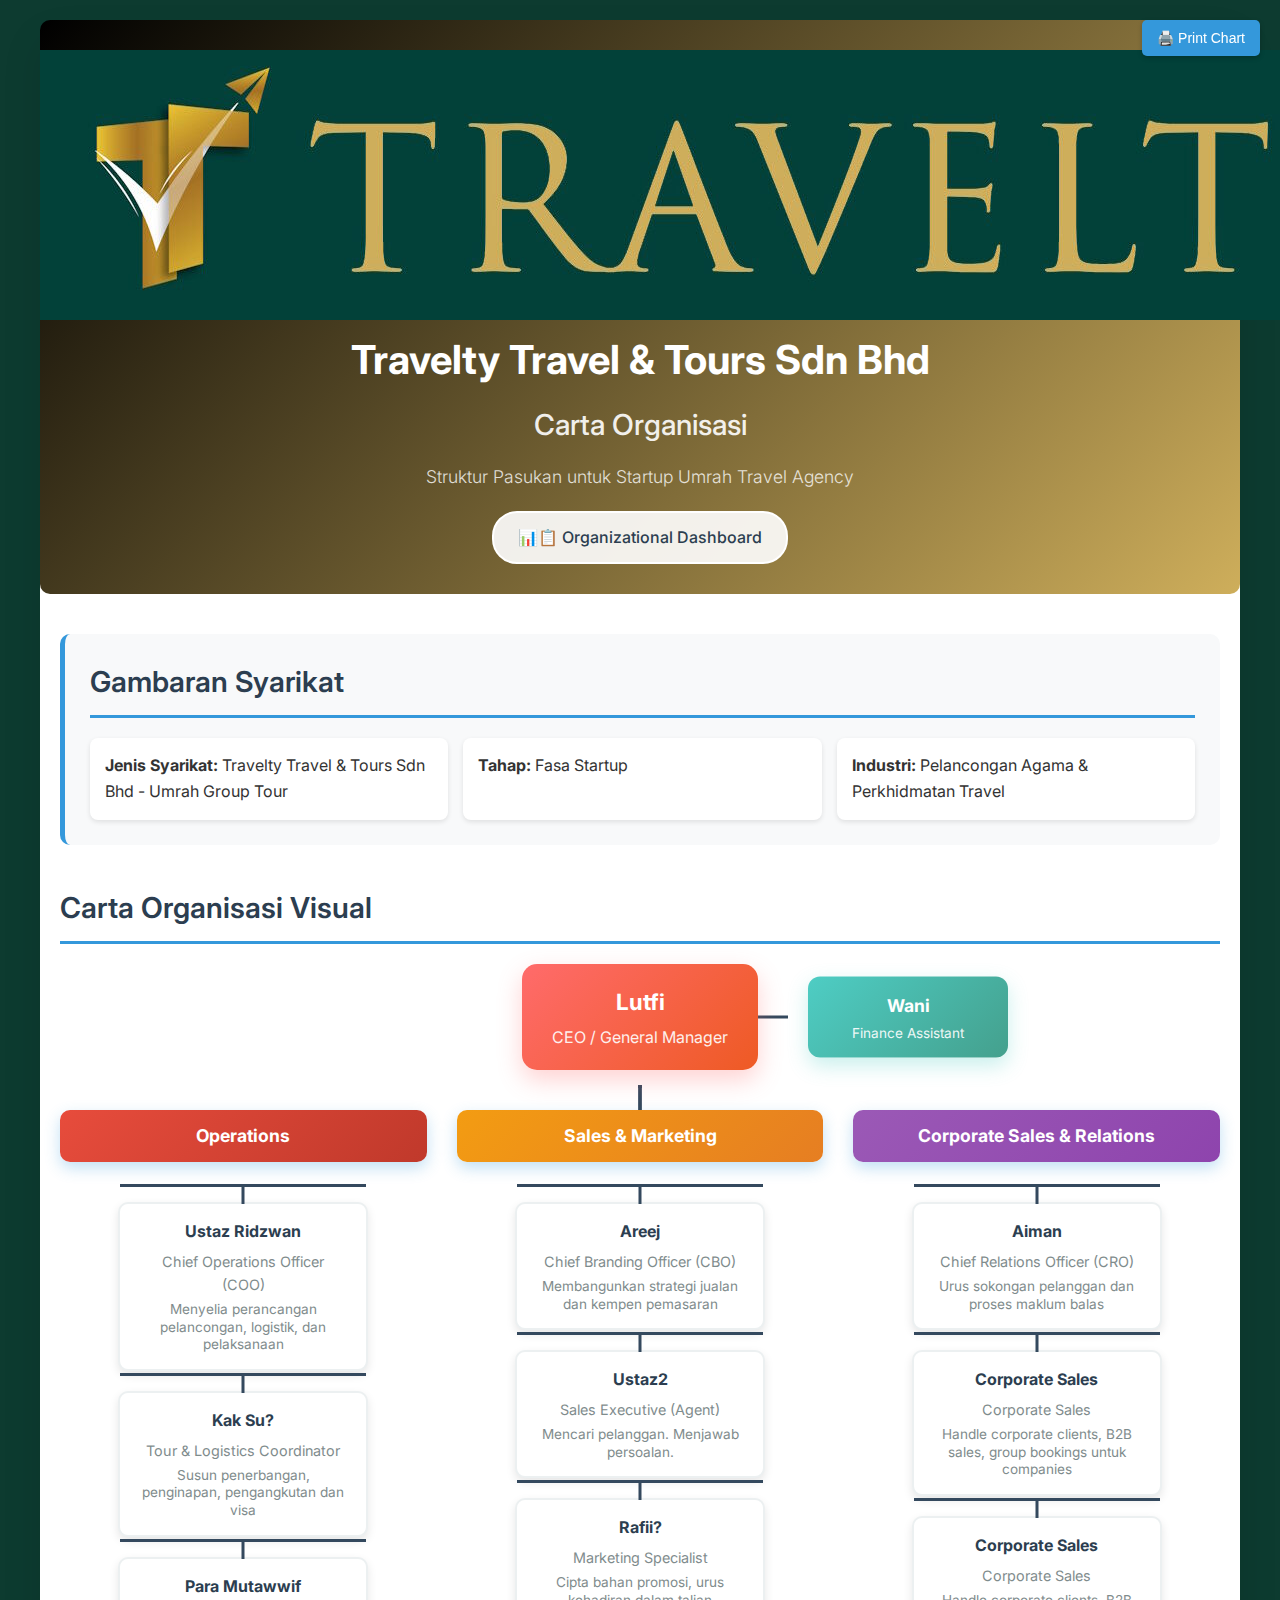
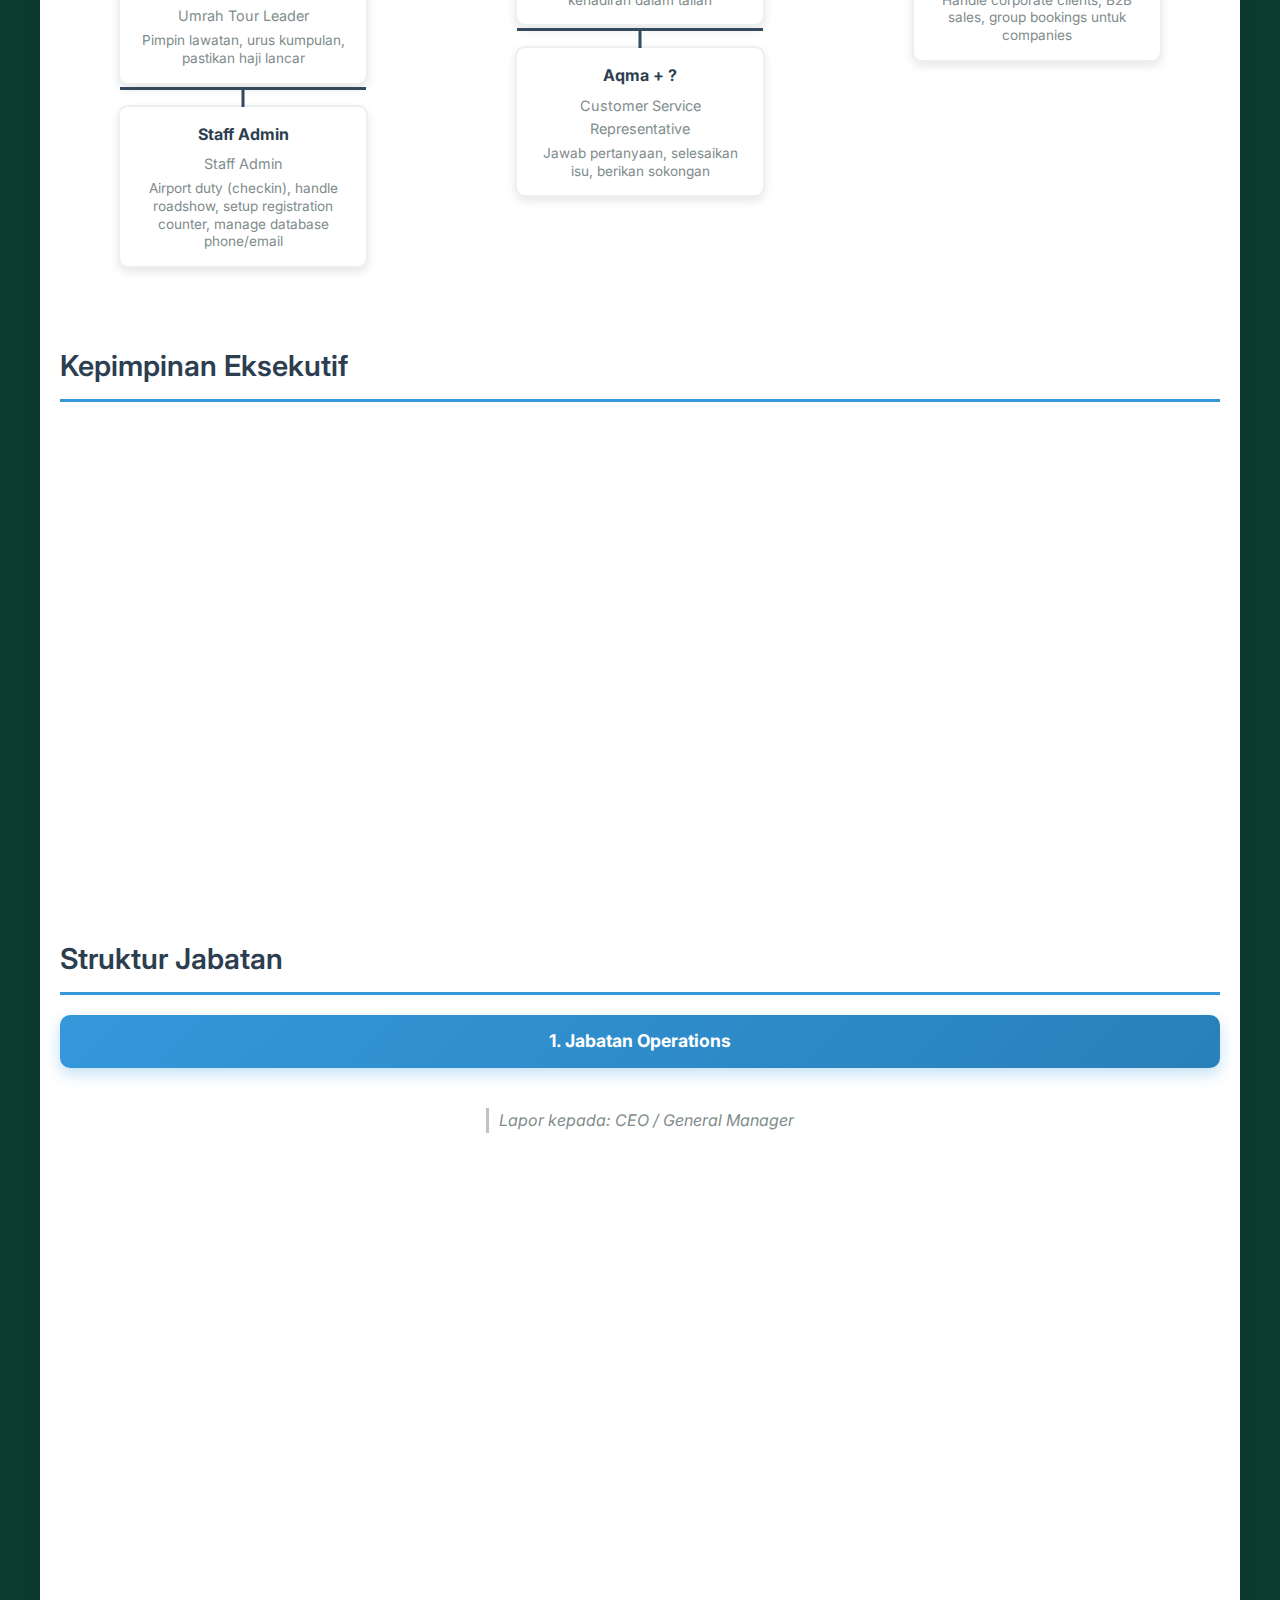
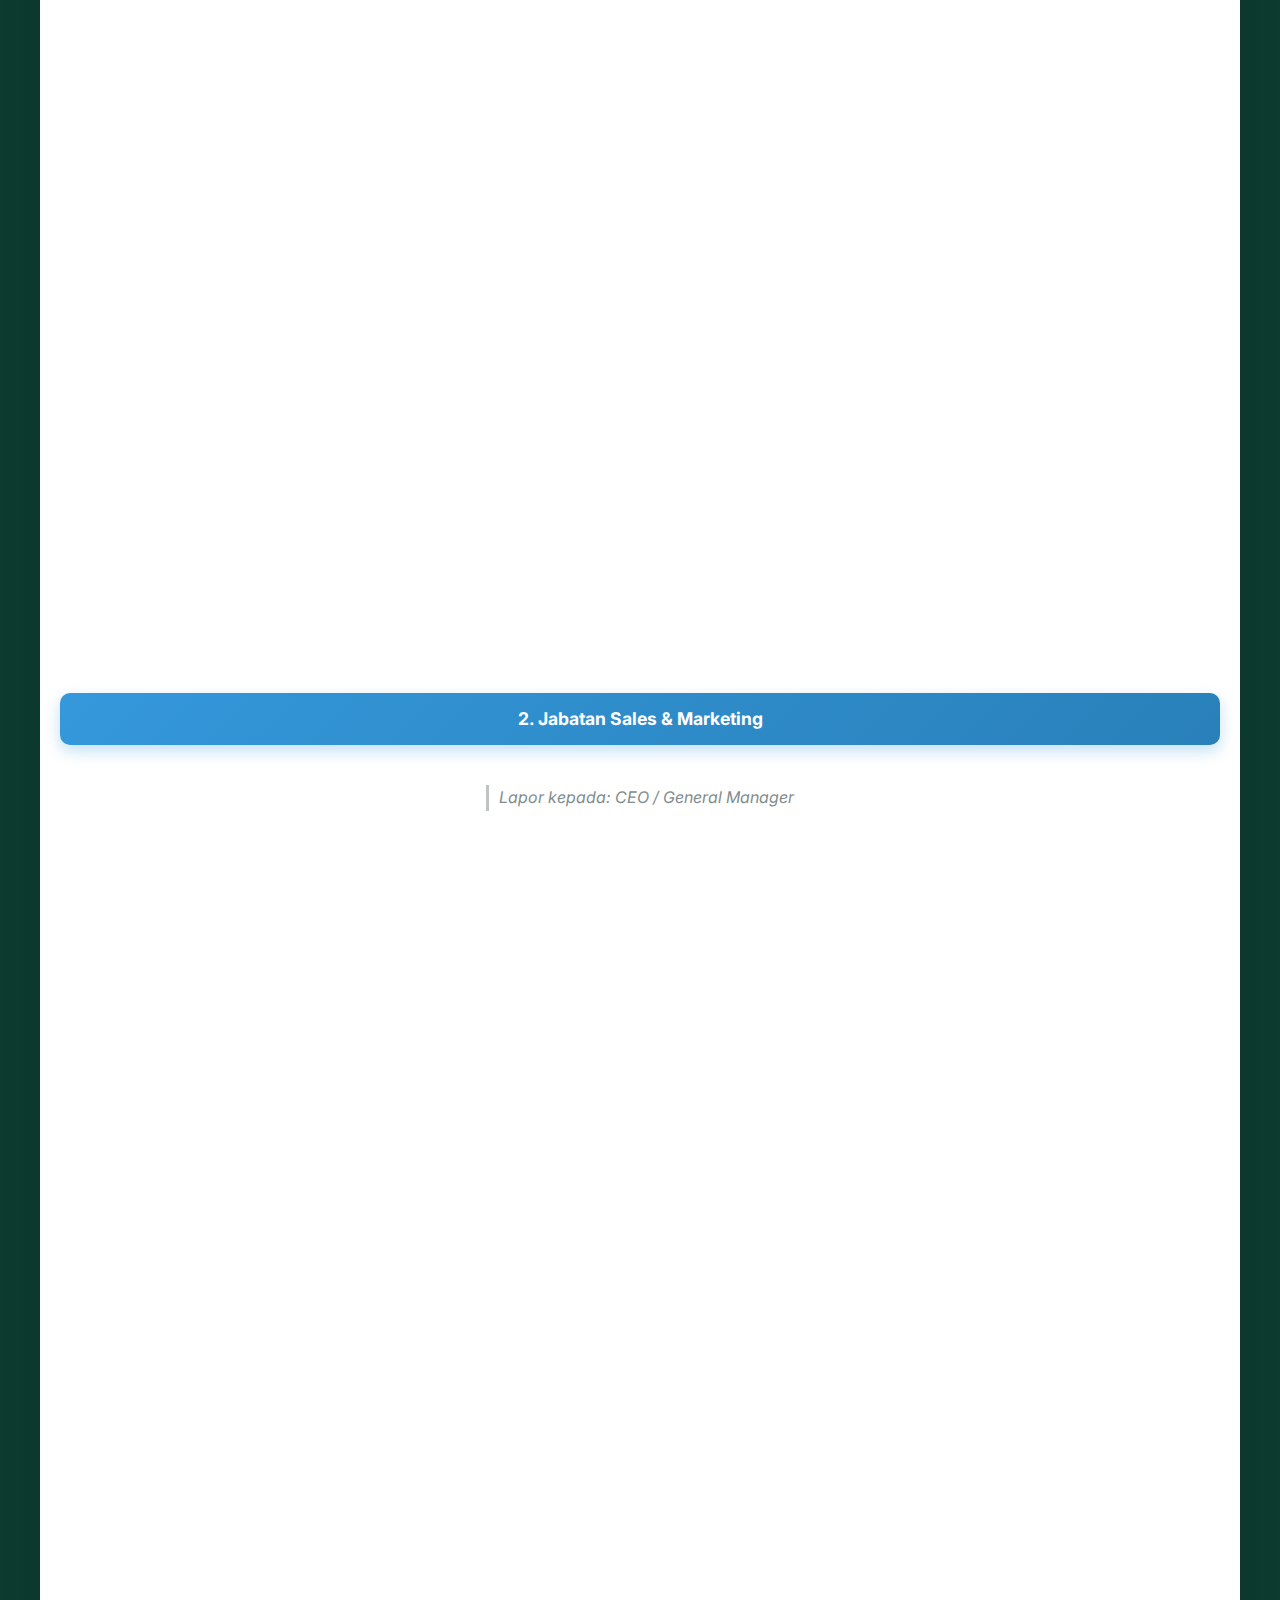
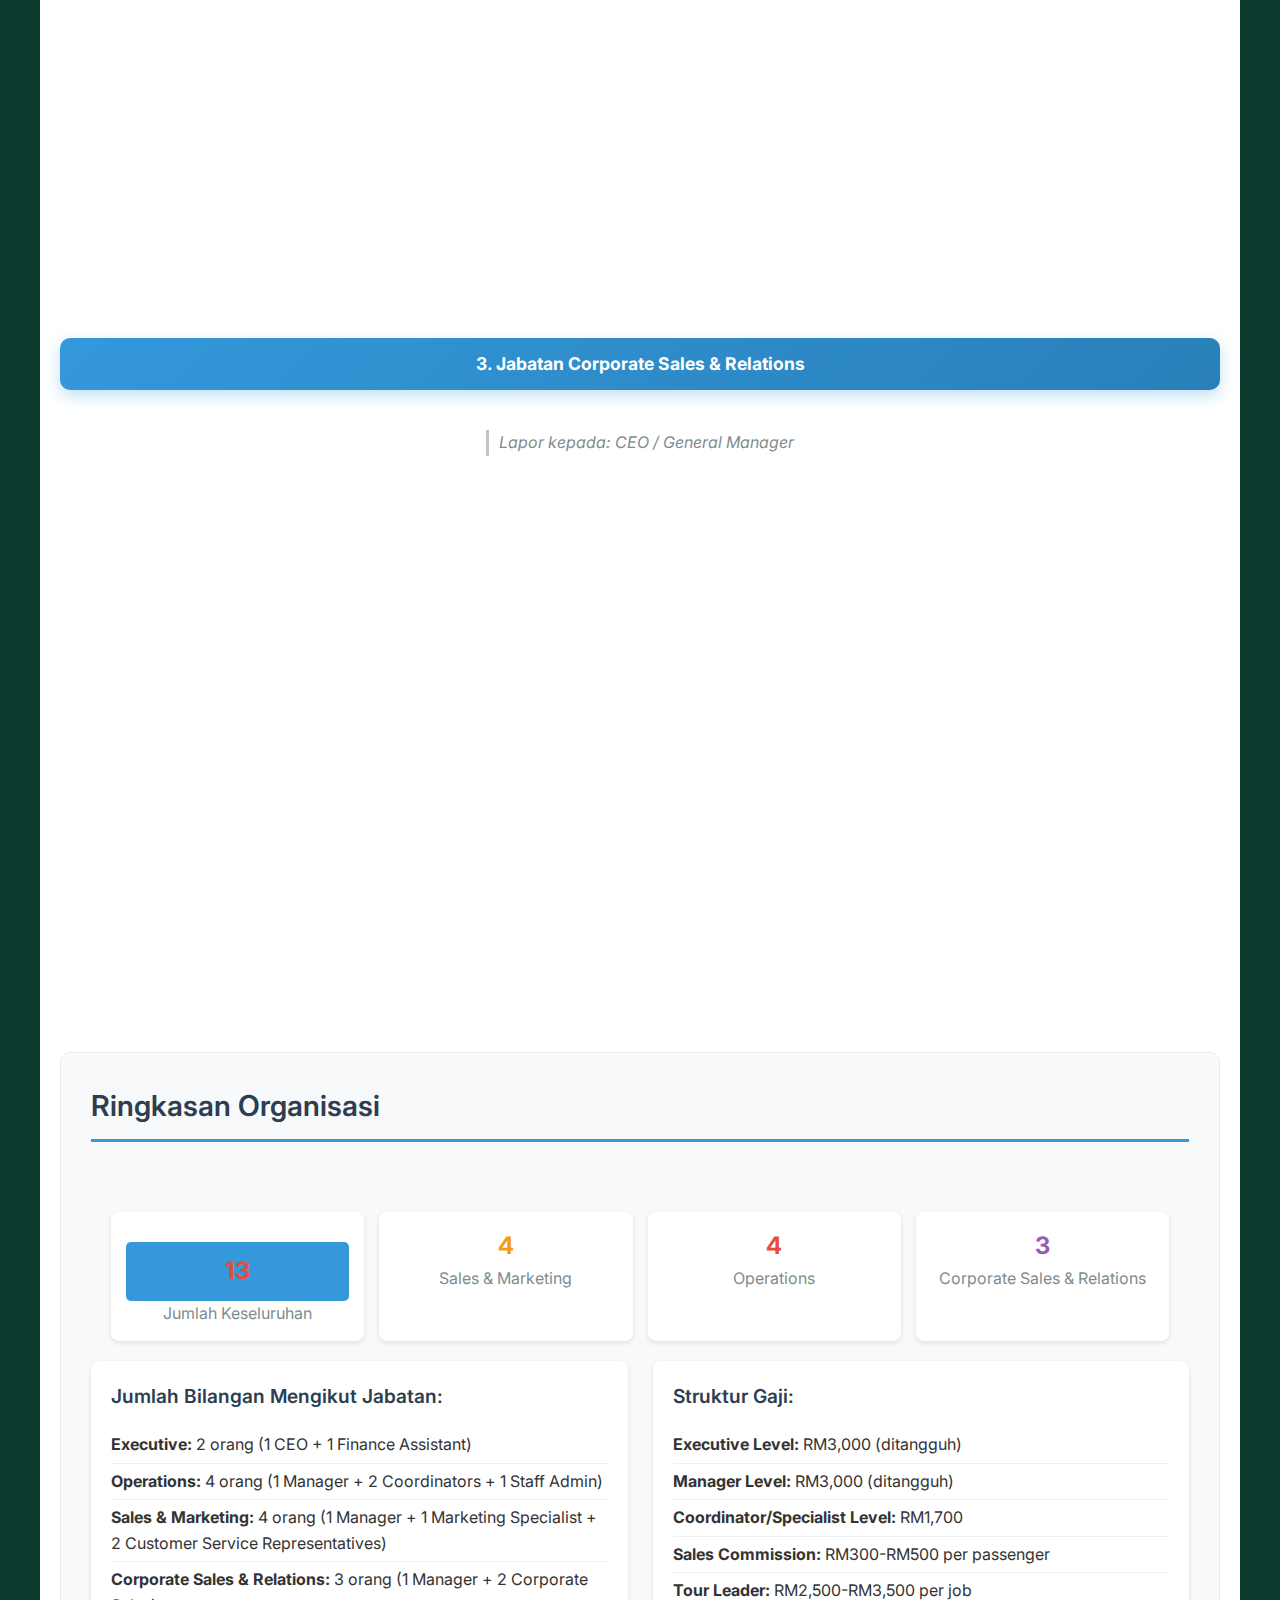
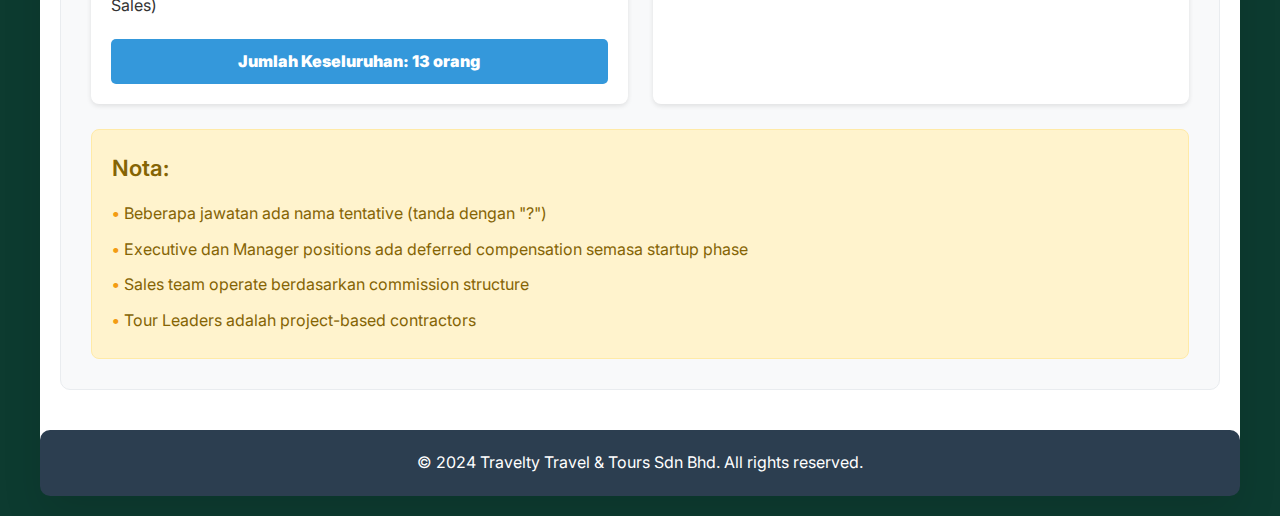
<file: index.html>
<!DOCTYPE html>
<html lang="ms">
<head>
    <meta charset="UTF-8">
    <meta name="viewport" content="width=device-width, initial-scale=1.0">
    <title>Travelty Travel & Tours Sdn Bhd - Carta Organisasi</title>
    <link rel="stylesheet" href="assets/css/style.css">
    <link href="https://fonts.googleapis.com/css2?family=Inter:wght@300;400;500;600;700&display=swap" rel="stylesheet">
</head>
<body>
    <div class="container">
        <header class="header">
            <div class="company-banner">
                <img src="assets/images/travelty-cropped-logo_banner.jpg" alt="Travelty Travel & Tours Sdn Bhd" class="banner-logo">
            </div>
            <h1>Travelty Travel & Tours Sdn Bhd</h1>
            <h2>Carta Organisasi</h2>
            <p class="subtitle">Struktur Pasukan untuk Startup Umrah Travel Agency</p>
            <nav class="navigation">
                <a href="index.html" class="nav-link active">📊📋 Organizational Dashboard</a>
            </nav>
        </header>

        <main class="main-content">
            <!-- Company Overview -->
            <section class="company-overview">
                <h3>Gambaran Syarikat</h3>
                <div class="info-grid">
                    <div class="info-item">
                        <strong>Jenis Syarikat:</strong> Travelty Travel & Tours Sdn Bhd - Umrah Group Tour
                    </div>
                    <div class="info-item">
                        <strong>Tahap:</strong> Fasa Startup
                    </div>
                    <div class="info-item">
                        <strong>Industri:</strong> Pelancongan Agama & Perkhidmatan Travel
                    </div>
                </div>
            </section>

            <!-- Visual Organization Chart -->
            <section class="org-chart-section">
                <h3>Carta Organisasi Visual</h3>
                <div class="org-chart">
                    <!-- CEO Level -->
                    <div class="ceo-level">
                        <div class="ceo-box">
                            <div class="ceo-name">Lutfi</div>
                            <div class="ceo-title">CEO / General Manager</div>
                        </div>
                        
                        <!-- Finance Assistant -->
                        <div class="finance-assistant">
                            <div class="finance-box">
                                <div class="finance-name">Wani</div>
                                <div class="finance-title">Finance Assistant</div>
                            </div>
                        </div>
                        
                        <!-- Connection Lines -->
                        <div class="connection-line ceo-to-finance"></div>
                    </div>
                    
                    <!-- Departments Level -->
                    <div class="departments-level">
                        <!-- Operations Department -->
                        <div class="department">
                            <div class="department-title operations">Operations</div>
                            <div class="department-connection"></div>
                            
                            <div class="position-box">
                                <div class="position-name">Ustaz Ridzwan</div>
                                <div class="position-title">Chief Operations Officer (COO)</div>
                                <div class="position-count">Menyelia perancangan pelancongan, logistik, dan pelaksanaan</div>
                            </div>
                            
                            <div class="position-box">
                                <div class="position-name">Kak Su?</div>
                                <div class="position-title">Tour & Logistics Coordinator</div>
                                <div class="position-count">Susun penerbangan, penginapan, pengangkutan dan visa</div>
                            </div>
                            
                            <div class="position-box">
                                <div class="position-name">Para Mutawwif</div>
                                <div class="position-title">Umrah Tour Leader</div>
                                <div class="position-count">Pimpin lawatan, urus kumpulan, pastikan haji lancar</div>
                            </div>
                            
                            <div class="position-box">
                                <div class="position-name">Staff Admin</div>
                                <div class="position-title">Staff Admin</div>
                                <div class="position-count">Airport duty (checkin), handle roadshow, setup registration counter, manage database phone/email</div>
                            </div>
                        </div>
                        
                        <!-- Sales & Marketing Department -->
                        <div class="department">
                            <div class="department-title sales-marketing">Sales & Marketing</div>
                            <div class="department-connection"></div>
                            
                            <div class="position-box">
                                <div class="position-name">Areej</div>
                                <div class="position-title">Chief Branding Officer (CBO)</div>
                                <div class="position-count">Membangunkan strategi jualan dan kempen pemasaran</div>
                            </div>
                            
                            <div class="position-box">
                                <div class="position-name">Ustaz2</div>
                                <div class="position-title">Sales Executive (Agent)</div>
                                <div class="position-count">Mencari pelanggan. Menjawab persoalan.</div>
                            </div>
                            
                            <div class="position-box">
                                <div class="position-name">Rafii?</div>
                                <div class="position-title">Marketing Specialist</div>
                                <div class="position-count">Cipta bahan promosi, urus kehadiran dalam talian</div>
                            </div>
                            
                            <div class="position-box">
                                <div class="position-name">Aqma + ?</div>
                                <div class="position-title">Customer Service Representative</div>
                                <div class="position-count">Jawab pertanyaan, selesaikan isu, berikan sokongan</div>
                            </div>
                        </div>
                        
                        <!-- Corporate Sales & Relations Department -->
                        <div class="department">
                            <div class="department-title customer-service">Corporate Sales & Relations</div>
                            <div class="department-connection"></div>
                            
                            <div class="position-box">
                                <div class="position-name">Aiman</div>
                                <div class="position-title">Chief Relations Officer (CRO)</div>
                                <div class="position-count">Urus sokongan pelanggan dan proses maklum balas</div>
                            </div>
                            
                            <div class="position-box">
                                <div class="position-name">Corporate Sales</div>
                                <div class="position-title">Corporate Sales</div>
                                <div class="position-count">Handle corporate clients, B2B sales, group bookings untuk companies</div>
                            </div>
                            
                            <div class="position-box">
                                <div class="position-name">Corporate Sales</div>
                                <div class="position-title">Corporate Sales</div>
                                <div class="position-count">Handle corporate clients, B2B sales, group bookings untuk companies</div>
                            </div>
                        </div>
                    </div>
                    
                    <!-- CEO to Departments Connection -->
                    <div class="ceo-to-departments"></div>
                </div>
            </section>

            <!-- Executive Leadership -->
            <section class="leadership">
                <h3>Kepimpinan Eksekutif</h3>
                <div class="position-card executive">
                    <h4>CEO / General Manager</h4>
                    <div class="position-details">
                        <p><strong>Nama:</strong> Lutfi</p>
                        <p><strong>Jabatan:</strong> Executive</p>
                        <p><strong>Lapor kepada:</strong> Board/Pemilik</p>
                        <p><strong>Tanggungjawab:</strong> Arah strategik keseluruhan dan pengurusan agensi</p>
                        <p><strong>Gaji:</strong> RM3,000 (ditangguh)</p>
                    </div>
                </div>
                
                <div class="position-card">
                    <h5>Finance Assistant</h5>
                    <div class="position-details">
                        <p><strong>Nama:</strong> Wani</p>
                        <p><strong>Lapor kepada:</strong> CEO / General Manager</p>
                        <p><strong>Tanggungjawab:</strong> Mengendalikan kewangan dan simpan kira</p>
                        <p><strong>Gaji:</strong> RM1,700 (ditangguh)</p>
                    </div>
                </div>
            </section>

            <!-- Department Structure -->
            <section class="departments">
                <h3>Struktur Jabatan</h3>
                
                <!-- 3-Column Grid for departments -->
                <div class="departments-grid">
                    <!-- Operations Department -->
                    <div class="department">
                        <h4 class="department-title">1. Jabatan Operations</h4>
                        <p class="reporting">Lapor kepada: CEO / General Manager</p>
                        
                        <div class="position-card">
                            <h5>Chief Operations Officer (COO)</h5>
                            <div class="position-details">
                                <p><strong>Nama:</strong> Ustaz Ridzwan</p>
                                <p><strong>Lapor kepada:</strong> CEO / General Manager</p>
                                <p><strong>Tanggungjawab:</strong> Menyelia perancangan pelancongan, logistik, dan pelaksanaan</p>
                                <p><strong>Gaji:</strong> RM3,000 (ditangguh)</p>
                            </div>
                        </div>

                        <div class="position-card">
                            <h5>Tour & Logistics Coordinator</h5>
                            <div class="position-details">
                                <p><strong>Nama:</strong> Kak Su?</p>
                                <p><strong>Lapor kepada:</strong> Chief Operations Officer (COO)</p>
                                <p><strong>Tanggungjawab:</strong> Susun penerbangan, penginapan, pengangkutan dan visa</p>
                                <p><strong>Gaji:</strong> RM1,700</p>
                                <p><strong>Bilangan:</strong> 2</p>
                            </div>
                        </div>

                        <div class="position-card">
                            <h5>Umrah Tour Leader</h5>
                            <div class="position-details">
                                <p><strong>Nama:</strong> Para Mutawwif</p>
                                <p><strong>Lapor kepada:</strong> Chief Operations Officer (COO)</p>
                                <p><strong>Tanggungjawab:</strong> Pimpin lawatan, urus kumpulan, pastikan haji lancar</p>
                                <p><strong>Gaji:</strong> RM2,500-RM3,500 satu job (ikut seniority)</p>
                                <p><strong>Bilangan:</strong> 0 (project-based contractors)</p>
                            </div>
                        </div>

                        <div class="position-card">
                            <h5>Staff Admin</h5>
                            <div class="position-details">
                                <p><strong>Nama:</strong> [Perlu diisi]</p>
                                <p><strong>Lapor kepada:</strong> Chief Operations Officer (COO)</p>
                                <p><strong>Tanggungjawab:</strong> Airport duty (checkin), handle roadshow, setup registration counter, manage database phone/email</p>
                                <p><strong>Gaji:</strong> RM1,700</p>
                                <p><strong>Bilangan:</strong> 1</p>
                            </div>
                        </div>
                    </div>

                    <!-- Sales & Marketing Department -->
                    <div class="department">
                        <h4 class="department-title">2. Jabatan Sales & Marketing</h4>
                        <p class="reporting">Lapor kepada: CEO / General Manager</p>
                        
                        <div class="position-card">
                            <h5>Chief Branding Officer (CBO)</h5>
                            <div class="position-details">
                                <p><strong>Nama:</strong> Areej</p>
                                <p><strong>Lapor kepada:</strong> CEO / General Manager</p>
                                <p><strong>Tanggungjawab:</strong> Membangunkan strategi jualan dan kempen pemasaran</p>
                                <p><strong>Gaji:</strong> RM3,000 (ditangguh)</p>
                            </div>
                        </div>

                        <div class="position-card">
                            <h5>Sales Executive (agent/Commission)</h5>
                            <div class="position-details">
                                <p><strong>Nama:</strong> Ustaz2</p>
                                <p><strong>Lapor kepada:</strong> Chief Branding Officer (CBO)</p>
                                <p><strong>Tanggungjawab:</strong> Mencari pelanggan. Menjawab persoalan.</p>
                                <p><strong>Gaji:</strong> Commission = RM300-RM500 /pax (ikut bilangan customer/senior)</p>
                                <p><strong>Bilangan:</strong> 0 (commission-based)</p>
                            </div>
                        </div>

                        <div class="position-card">
                            <h5>Marketing Specialist</h5>
                            <div class="position-details">
                                <p><strong>Nama:</strong> Rafii?</p>
                                <p><strong>Lapor kepada:</strong> Chief Branding Officer (CBO)</p>
                                <p><strong>Tanggungjawab:</strong> Cipta bahan promosi, urus kehadiran dalam talian</p>
                                <p><strong>Gaji:</strong> RM1,700</p>
                            </div>
                        </div>

                        <div class="position-card">
                            <h5>Customer Service Representative</h5>
                            <div class="position-details">
                                <p><strong>Nama:</strong> Aqma + ?</p>
                                <p><strong>Lapor kepada:</strong> Chief Branding Officer (CBO)</p>
                                <p><strong>Tanggungjawab:</strong> Jawab pertanyaan, selesaikan isu, berikan sokongan</p>
                                <p><strong>Gaji:</strong> RM1,700 (ditangguh)</p>
                                <p><strong>Bilangan:</strong> 2</p>
                            </div>
                        </div>
                    </div>

                    <!-- Corporate Sales & Relations Department -->
                    <div class="department">
                        <h4 class="department-title">3. Jabatan Corporate Sales & Relations</h4>
                        <p class="reporting">Lapor kepada: CEO / General Manager</p>
                        
                        <div class="position-card">
                            <h5>Chief Relations Officer (CRO)</h5>
                            <div class="position-details">
                                <p><strong>Nama:</strong> Aiman</p>
                                <p><strong>Lapor kepada:</strong> CEO / General Manager</p>
                                <p><strong>Tanggungjawab:</strong> Urus sokongan pelanggan dan proses maklum balas</p>
                                <p><strong>Gaji:</strong> RM3,000 (ditangguh)</p>
                            </div>
                        </div>

                        <div class="position-card">
                            <h5>Corporate Sales</h5>
                            <div class="position-details">
                                <p><strong>Nama:</strong> [Perlu diisi]</p>
                                <p><strong>Lapor kepada:</strong> Chief Relations Officer (CRO)</p>
                                <p><strong>Tanggungjawab:</strong> Handle corporate clients, B2B sales, group bookings untuk companies</p>
                                <p><strong>Gaji:</strong> RM1,700</p>
                                <p><strong>Bilangan:</strong> 2</p>
                            </div>
                        </div>
                    </div>
                </div>
            </section>

            <!-- Summary Section -->
            <section class="summary">
                <h3>Ringkasan Organisasi</h3>
                
                <!-- Visual Summary Cards -->
                <div class="org-chart-summary">
                    <div class="org-chart-summary-grid">
                        <div class="org-chart-summary-card">
                            <div class="org-chart-summary-number total">13</div>
                            <div class="org-chart-summary-label">Jumlah Keseluruhan</div>
                        </div>
                        <div class="org-chart-summary-card">
                            <div class="org-chart-summary-number sales">4</div>
                            <div class="org-chart-summary-label">Sales & Marketing</div>
                        </div>
                        <div class="org-chart-summary-card">
                            <div class="org-chart-summary-number operations">4</div>
                            <div class="org-chart-summary-label">Operations</div>
                        </div>
                        <div class="org-chart-summary-card">
                            <div class="org-chart-summary-number customer-service">3</div>
                            <div class="org-chart-summary-label">Corporate Sales & Relations</div>
                        </div>
                    </div>
                </div>
                
                <div class="summary-grid">
                    <div class="summary-card">
                        <h4>Jumlah Bilangan Mengikut Jabatan:</h4>
                        <ul>
                            <li><strong>Executive:</strong> 2 orang (1 CEO + 1 Finance Assistant)</li>
                            <li><strong>Operations:</strong> 4 orang (1 Manager + 2 Coordinators + 1 Staff Admin)</li>
                            <li><strong>Sales & Marketing:</strong> 4 orang (1 Manager + 1 Marketing Specialist + 2 Customer Service Representatives)</li>
                            <li><strong>Corporate Sales & Relations:</strong> 3 orang (1 Manager + 2 Corporate Sales)</li>
                        </ul>
                        <p class="total"><strong>Jumlah Keseluruhan: 13 orang</strong></p>
                    </div>

                    <div class="summary-card">
                        <h4>Struktur Gaji:</h4>
                        <ul>
                            <li><strong>Executive Level:</strong> RM3,000 (ditangguh)</li>
                            <li><strong>Manager Level:</strong> RM3,000 (ditangguh)</li>
                            <li><strong>Coordinator/Specialist Level:</strong> RM1,700</li>
                            <li><strong>Sales Commission:</strong> RM300-RM500 per passenger</li>
                            <li><strong>Tour Leader:</strong> RM2,500-RM3,500 per job</li>
                        </ul>
                    </div>
                </div>

                <div class="notes">
                    <h4>Nota:</h4>
                    <ul>
                        <li>Beberapa jawatan ada nama tentative (tanda dengan "?")</li>
                        <li>Executive dan Manager positions ada deferred compensation semasa startup phase</li>
                        <li>Sales team operate berdasarkan commission structure</li>
                        <li>Tour Leaders adalah project-based contractors</li>
                    </ul>
                </div>
            </section>
        </main>

        <footer class="footer">
            <p>&copy; 2024 Travelty Travel & Tours Sdn Bhd. All rights reserved.</p>
        </footer>
    </div>

    <script src="assets/js/script.js"></script>
</body>
</html>
</file>
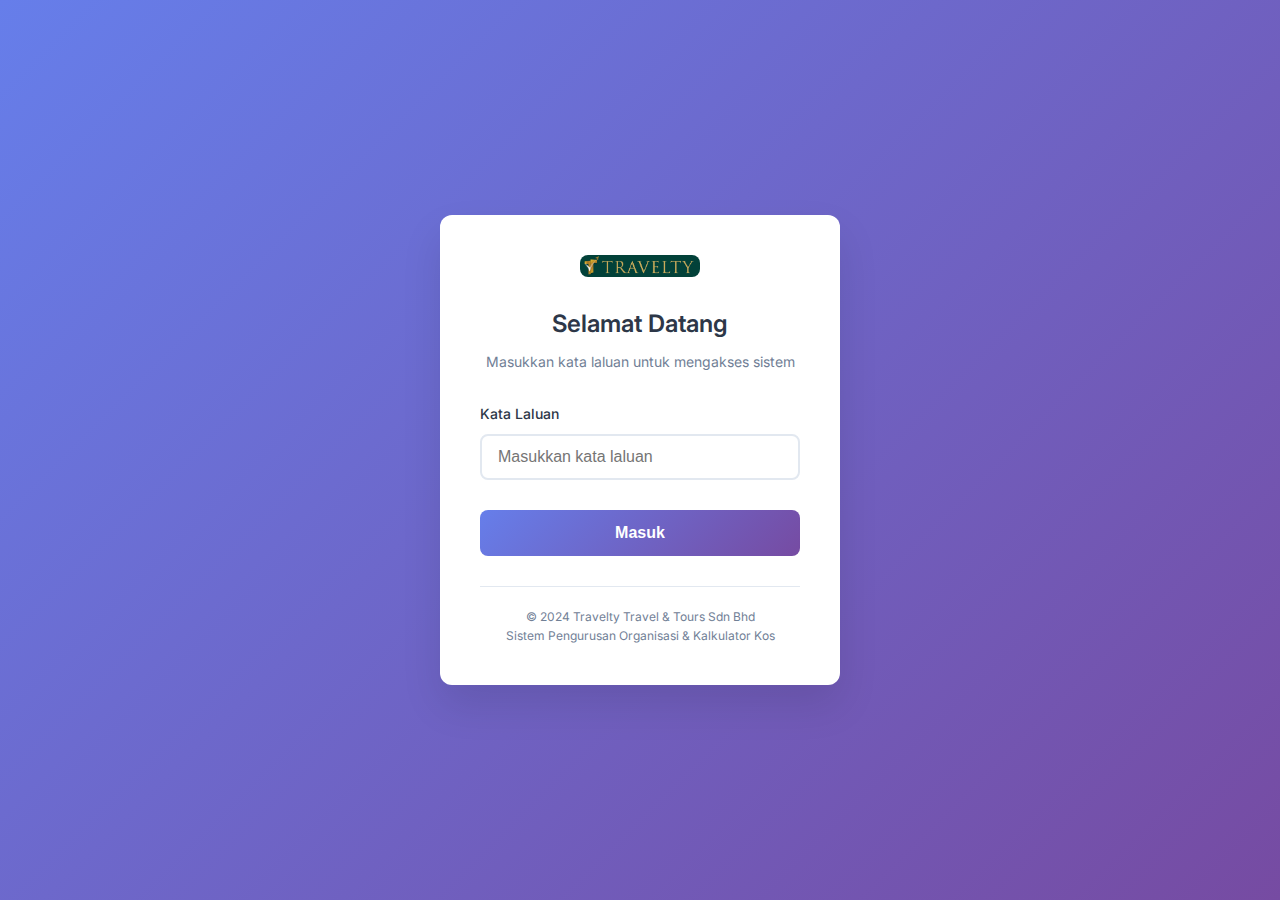
<file: auth.html>
<!DOCTYPE html>
<html lang="ms">
<head>
    <meta charset="UTF-8">
    <meta name="viewport" content="width=device-width, initial-scale=1.0">
    <title>Travelty Travel & Tours Sdn Bhd - Login</title>
    <link rel="stylesheet" href="assets/css/style.css">
    <link href="https://fonts.googleapis.com/css2?family=Inter:wght@300;400;500;600;700&display=swap" rel="stylesheet">
    <style>
        .auth-container {
            min-height: 100vh;
            display: flex;
            align-items: center;
            justify-content: center;
            background: linear-gradient(135deg, #667eea 0%, #764ba2 100%);
            padding: 20px;
        }
        
        .auth-card {
            background: white;
            border-radius: 12px;
            box-shadow: 0 20px 40px rgba(0, 0, 0, 0.1);
            padding: 40px;
            width: 100%;
            max-width: 400px;
            text-align: center;
        }
        
        .auth-logo {
            width: 120px;
            height: auto;
            margin-bottom: 20px;
            border-radius: 8px;
        }
        
        .auth-title {
            font-size: 24px;
            font-weight: 600;
            color: #2d3748;
            margin-bottom: 8px;
        }
        
        .auth-subtitle {
            color: #718096;
            margin-bottom: 30px;
            font-size: 14px;
        }
        
        .auth-form {
            text-align: left;
        }
        
        .form-group {
            margin-bottom: 20px;
        }
        
        .form-label {
            display: block;
            font-weight: 500;
            color: #2d3748;
            margin-bottom: 8px;
            font-size: 14px;
        }
        
        .form-input {
            width: 100%;
            padding: 12px 16px;
            border: 2px solid #e2e8f0;
            border-radius: 8px;
            font-size: 16px;
            transition: border-color 0.2s ease;
            box-sizing: border-box;
        }
        
        .form-input:focus {
            outline: none;
            border-color: #667eea;
            box-shadow: 0 0 0 3px rgba(102, 126, 234, 0.1);
        }
        
        .auth-button {
            width: 100%;
            background: linear-gradient(135deg, #667eea 0%, #764ba2 100%);
            color: white;
            border: none;
            padding: 14px 20px;
            border-radius: 8px;
            font-size: 16px;
            font-weight: 600;
            cursor: pointer;
            transition: transform 0.2s ease, box-shadow 0.2s ease;
            margin-top: 10px;
        }
        
        .auth-button:hover {
            transform: translateY(-2px);
            box-shadow: 0 10px 20px rgba(102, 126, 234, 0.3);
        }
        
        .auth-button:active {
            transform: translateY(0);
        }
        
        .error-message {
            background: #fed7d7;
            color: #c53030;
            padding: 12px;
            border-radius: 8px;
            margin-bottom: 20px;
            font-size: 14px;
            display: none;
        }
        
        .success-message {
            background: #c6f6d5;
            color: #2f855a;
            padding: 12px;
            border-radius: 8px;
            margin-bottom: 20px;
            font-size: 14px;
            display: none;
        }
        
        .auth-footer {
            margin-top: 30px;
            padding-top: 20px;
            border-top: 1px solid #e2e8f0;
            color: #718096;
            font-size: 12px;
        }
    </style>
</head>
<body>
    <div class="auth-container">
        <div class="auth-card">
            <img src="assets/images/travelty-cropped-logo_banner.jpg" alt="Travelty Travel & Tours Sdn Bhd" class="auth-logo">
            <h1 class="auth-title">Selamat Datang</h1>
            <p class="auth-subtitle">Masukkan kata laluan untuk mengakses sistem</p>
            
            <div id="error-message" class="error-message"></div>
            <div id="success-message" class="success-message"></div>
            
            <form class="auth-form" id="auth-form">
                <div class="form-group">
                    <label for="password" class="form-label">Kata Laluan</label>
                    <input type="password" id="password" class="form-input" placeholder="Masukkan kata laluan" required>
                </div>
                <button type="submit" class="auth-button">Masuk</button>
            </form>
            
            <div class="auth-footer">
                <p>&copy; 2024 Travelty Travel & Tours Sdn Bhd</p>
                <p>Sistem Pengurusan Organisasi & Kalkulator Kos</p>
            </div>
        </div>
    </div>

    <script>
        // Authentication logic for login page - optimized for instant loading
        const SESSION_KEY = 'travelty_auth';
        const ATTEMPTS_KEY = 'travelty_auth_attempts';
        const SESSION_DURATION = 24 * 60 * 60 * 1000; // 24 hours in milliseconds
        let isRedirecting = false; // Prevent multiple redirects
        let isWaiting = false; // Prevent attempts during wait period

        // Simple SHA-256 implementation for password hashing
        async function sha256(message) {
            const msgBuffer = new TextEncoder().encode(message);
            const hashBuffer = await crypto.subtle.digest('SHA-256', msgBuffer);
            const hashArray = Array.from(new Uint8Array(hashBuffer));
            const hashHex = hashArray.map(b => b.toString(16).padStart(2, '0')).join('');
            return hashHex;
        }

        // Verify password against stored hash
        async function verifyPassword(inputPassword) {
            const PASSWORD_HASH = '54c3fc0c8596c9e6cd1b07e00250a78a74deba8bca915fe7ab3913a69683ffb2';
            const inputHash = await sha256(inputPassword);
            return inputHash === PASSWORD_HASH;
        }

        // Get failed attempts count
        function getFailedAttempts() {
            const attemptsData = localStorage.getItem(ATTEMPTS_KEY);
            if (attemptsData) {
                try {
                    const { count, timestamp } = JSON.parse(attemptsData);
                    const now = Date.now();
                    // Reset attempts after 1 hour
                    if (now - timestamp > 60 * 60 * 1000) {
                        localStorage.removeItem(ATTEMPTS_KEY);
                        return 0;
                    }
                    return count;
                } catch (e) {
                    localStorage.removeItem(ATTEMPTS_KEY);
                }
            }
            return 0;
        }

        // Increment failed attempts
        function incrementFailedAttempts() {
            const count = getFailedAttempts();
            const attemptsData = {
                count: count + 1,
                timestamp: Date.now()
            };
            localStorage.setItem(ATTEMPTS_KEY, JSON.stringify(attemptsData));
            return count + 1;
        }

        // Reset failed attempts on successful login
        function resetFailedAttempts() {
            localStorage.removeItem(ATTEMPTS_KEY);
        }

        // Calculate wait time based on failed attempts
        function getWaitTime(attemptCount) {
            const waitTimes = [2000, 5000, 10000, 30000, 60000]; // 2s, 5s, 10s, 30s, 60s
            const index = Math.min(attemptCount - 1, waitTimes.length - 1);
            return waitTimes[index];
        }

        // Show countdown timer
        function showCountdown(seconds) {
            const errorDiv = document.getElementById('error-message');
            const successDiv = document.getElementById('success-message');
            
            successDiv.style.display = 'none';
            errorDiv.style.display = 'block';
            
            const updateCountdown = () => {
                if (seconds <= 0) {
                    errorDiv.style.display = 'none';
                    isWaiting = false;
                    return;
                }
                
                errorDiv.innerHTML = `
                    <strong>Cubaan terlalu banyak!</strong><br>
                    Sila tunggu <span style="color: #c53030; font-weight: bold;">${seconds}</span> saat sebelum cuba lagi.
                `;
                
                seconds--;
                setTimeout(updateCountdown, 1000);
            };
            
            updateCountdown();
        }

        // Check if user is already authenticated (only run once)
        function checkAuthOnce() {
            if (isRedirecting) return; // Prevent multiple checks
            
            const authData = localStorage.getItem(SESSION_KEY);
            if (authData) {
                try {
                    const { timestamp, authenticated } = JSON.parse(authData);
                    const now = Date.now();
                    
                    // Check if session is still valid
                    if (authenticated && (now - timestamp) < SESSION_DURATION) {
                        isRedirecting = true;
                        redirectToMain();
                        return true;
                    } else {
                        // Session expired, clear it
                        localStorage.removeItem(SESSION_KEY);
                    }
                } catch (e) {
                    // Invalid data, clear it
                    localStorage.removeItem(SESSION_KEY);
                }
            }
            return false;
        }

        // Set authentication session
        function setAuth() {
            const authData = {
                authenticated: true,
                timestamp: Date.now()
            };
            localStorage.setItem(SESSION_KEY, JSON.stringify(authData));
        }

        // Redirect to main page
        function redirectToMain() {
            if (isRedirecting) return; // Prevent multiple redirects
            isRedirecting = true;
            
            // Check if there's a specific page to redirect to
            const urlParams = new URLSearchParams(window.location.search);
            const redirect = urlParams.get('redirect');
            
            if (redirect && (redirect === 'index.html' || redirect === 'calculator.html')) {
                window.location.href = redirect;
            } else {
                window.location.href = 'index.html';
            }
        }

        // Show error message
        function showError(message) {
            const errorDiv = document.getElementById('error-message');
            const successDiv = document.getElementById('success-message');
            
            successDiv.style.display = 'none';
            errorDiv.textContent = message;
            errorDiv.style.display = 'block';
            
            // Hide error after 5 seconds
            setTimeout(() => {
                errorDiv.style.display = 'none';
            }, 5000);
        }

        // Show success message
        function showSuccess(message) {
            const errorDiv = document.getElementById('error-message');
            const successDiv = document.getElementById('success-message');
            
            errorDiv.style.display = 'none';
            successDiv.textContent = message;
            successDiv.style.display = 'block';
        }

        // Handle form submission with encrypted password verification and exponential backoff
        function setupFormHandlers() {
            const form = document.getElementById('auth-form');
            const passwordInput = document.getElementById('password');
            
            if (!form || !passwordInput) return; // Safety check
            
            form.addEventListener('submit', async function(e) {
                e.preventDefault();
                
                // Check if we're in a wait period
                if (isWaiting) {
                    return;
                }
                
                const password = passwordInput.value;
                const submitButton = this.querySelector('button[type="submit"]');
                
                // Disable button during verification
                submitButton.disabled = true;
                submitButton.textContent = 'Memeriksa...';
                
                try {
                    // Use the verifyPassword function
                    const isValid = await verifyPassword(password);
                    
                    if (isValid) {
                        // Reset failed attempts on successful login
                        resetFailedAttempts();
                        showSuccess('Kata laluan betul! Sedang mengalihkan...');
                        setAuth();
                        
                        // Redirect after a short delay
                        setTimeout(() => {
                            redirectToMain();
                        }, 1000);
                    } else {
                        // Increment failed attempts
                        const attemptCount = incrementFailedAttempts();
                        const waitTime = getWaitTime(attemptCount);
                        
                        showError(`Kata laluan tidak betul. Cubaan ${attemptCount}.`);
                        passwordInput.value = '';
                        
                        // Start wait period if there are failed attempts
                        if (attemptCount > 0) {
                            isWaiting = true;
                            submitButton.disabled = true;
                            submitButton.textContent = 'Tunggu...';
                            
                            // Show countdown timer
                            showCountdown(Math.ceil(waitTime / 1000));
                            
                            // Re-enable form after wait time
                            setTimeout(() => {
                                submitButton.disabled = false;
                                submitButton.textContent = 'Masuk';
                                passwordInput.focus();
                            }, waitTime);
                        } else {
                            passwordInput.focus();
                        }
                    }
                } catch (error) {
                    showError('Ralat sistem. Sila cuba lagi.');
                    console.error('Authentication error:', error);
                } finally {
                    // Only re-enable if not in wait period
                    if (!isWaiting) {
                        submitButton.disabled = false;
                        submitButton.textContent = 'Masuk';
                    }
                }
            });

            // Allow Enter key to submit
            passwordInput.addEventListener('keypress', function(e) {
                if (e.key === 'Enter' && !isWaiting) {
                    form.dispatchEvent(new Event('submit'));
                }
            });
        }

        // Check if there's an active wait period on page load
        function checkActiveWaitPeriod() {
            const attemptsData = localStorage.getItem(ATTEMPTS_KEY);
            if (attemptsData) {
                try {
                    const { count, timestamp } = JSON.parse(attemptsData);
                    const now = Date.now();
                    
                    // Check if we're still in a wait period
                    if (count > 0) {
                        const waitTime = getWaitTime(count);
                        const timeSinceLastAttempt = now - timestamp;
                        
                        if (timeSinceLastAttempt < waitTime) {
                            const remainingTime = Math.ceil((waitTime - timeSinceLastAttempt) / 1000);
                            isWaiting = true;
                            
                            // Disable form elements
                            const submitButton = document.querySelector('button[type="submit"]');
                            const passwordInput = document.getElementById('password');
                            
                            if (submitButton) {
                                submitButton.disabled = true;
                                submitButton.textContent = 'Tunggu...';
                            }
                            
                            if (passwordInput) {
                                passwordInput.disabled = true;
                            }
                            
                            // Show countdown
                            showCountdown(remainingTime);
                            
                            // Re-enable after remaining time
                            setTimeout(() => {
                                isWaiting = false;
                                if (submitButton) {
                                    submitButton.disabled = false;
                                    submitButton.textContent = 'Masuk';
                                }
                                if (passwordInput) {
                                    passwordInput.disabled = false;
                                    passwordInput.focus();
                                }
                            }, waitTime - timeSinceLastAttempt);
                            
                            return true;
                        }
                    }
                } catch (e) {
                    localStorage.removeItem(ATTEMPTS_KEY);
                }
            }
            return false;
        }

        // Initialize page - run immediately, don't wait for DOMContentLoaded
        (function init() {
            // Check auth only once, immediately
            if (!checkAuthOnce()) {
                // Check for active wait period
                if (!checkActiveWaitPeriod()) {
                    // Only setup form handlers if not redirecting and not in wait period
                    setupFormHandlers();
                }
            }
        })();
    </script>
</body>
</html>
</file>
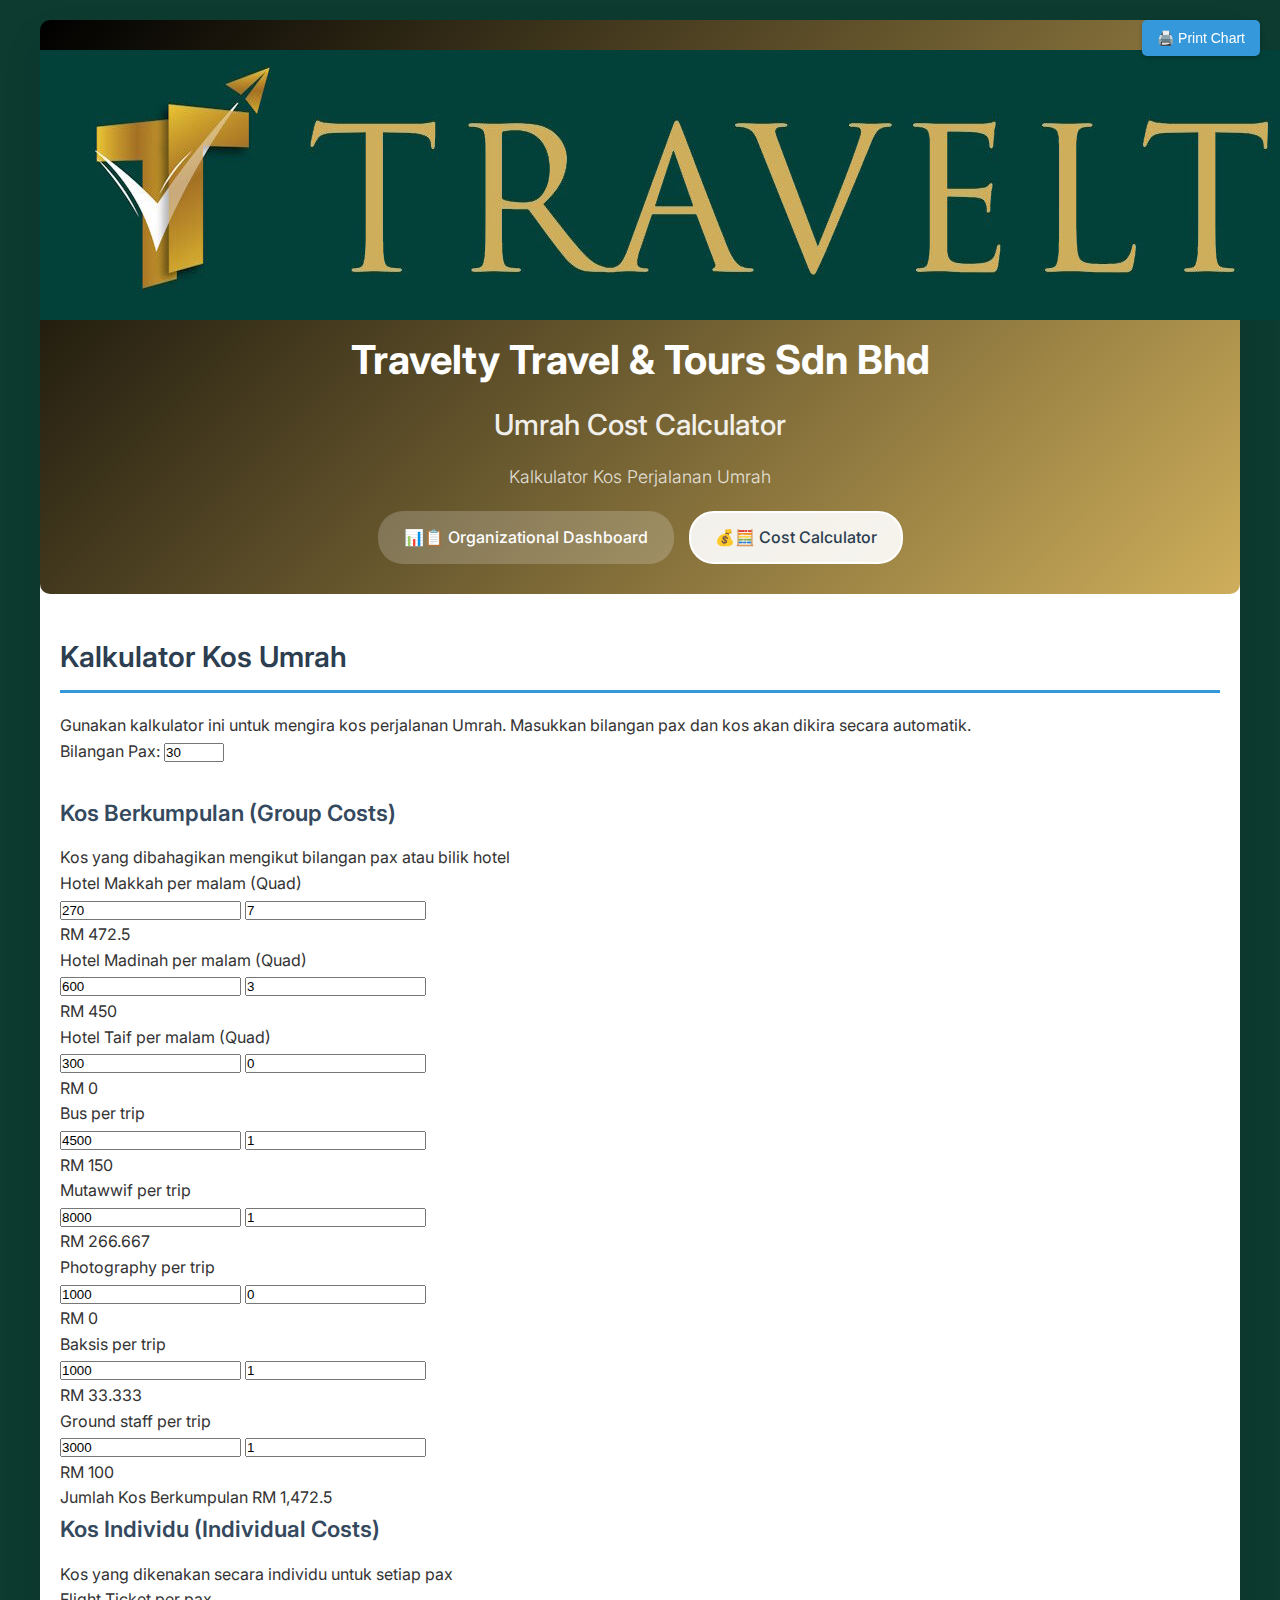
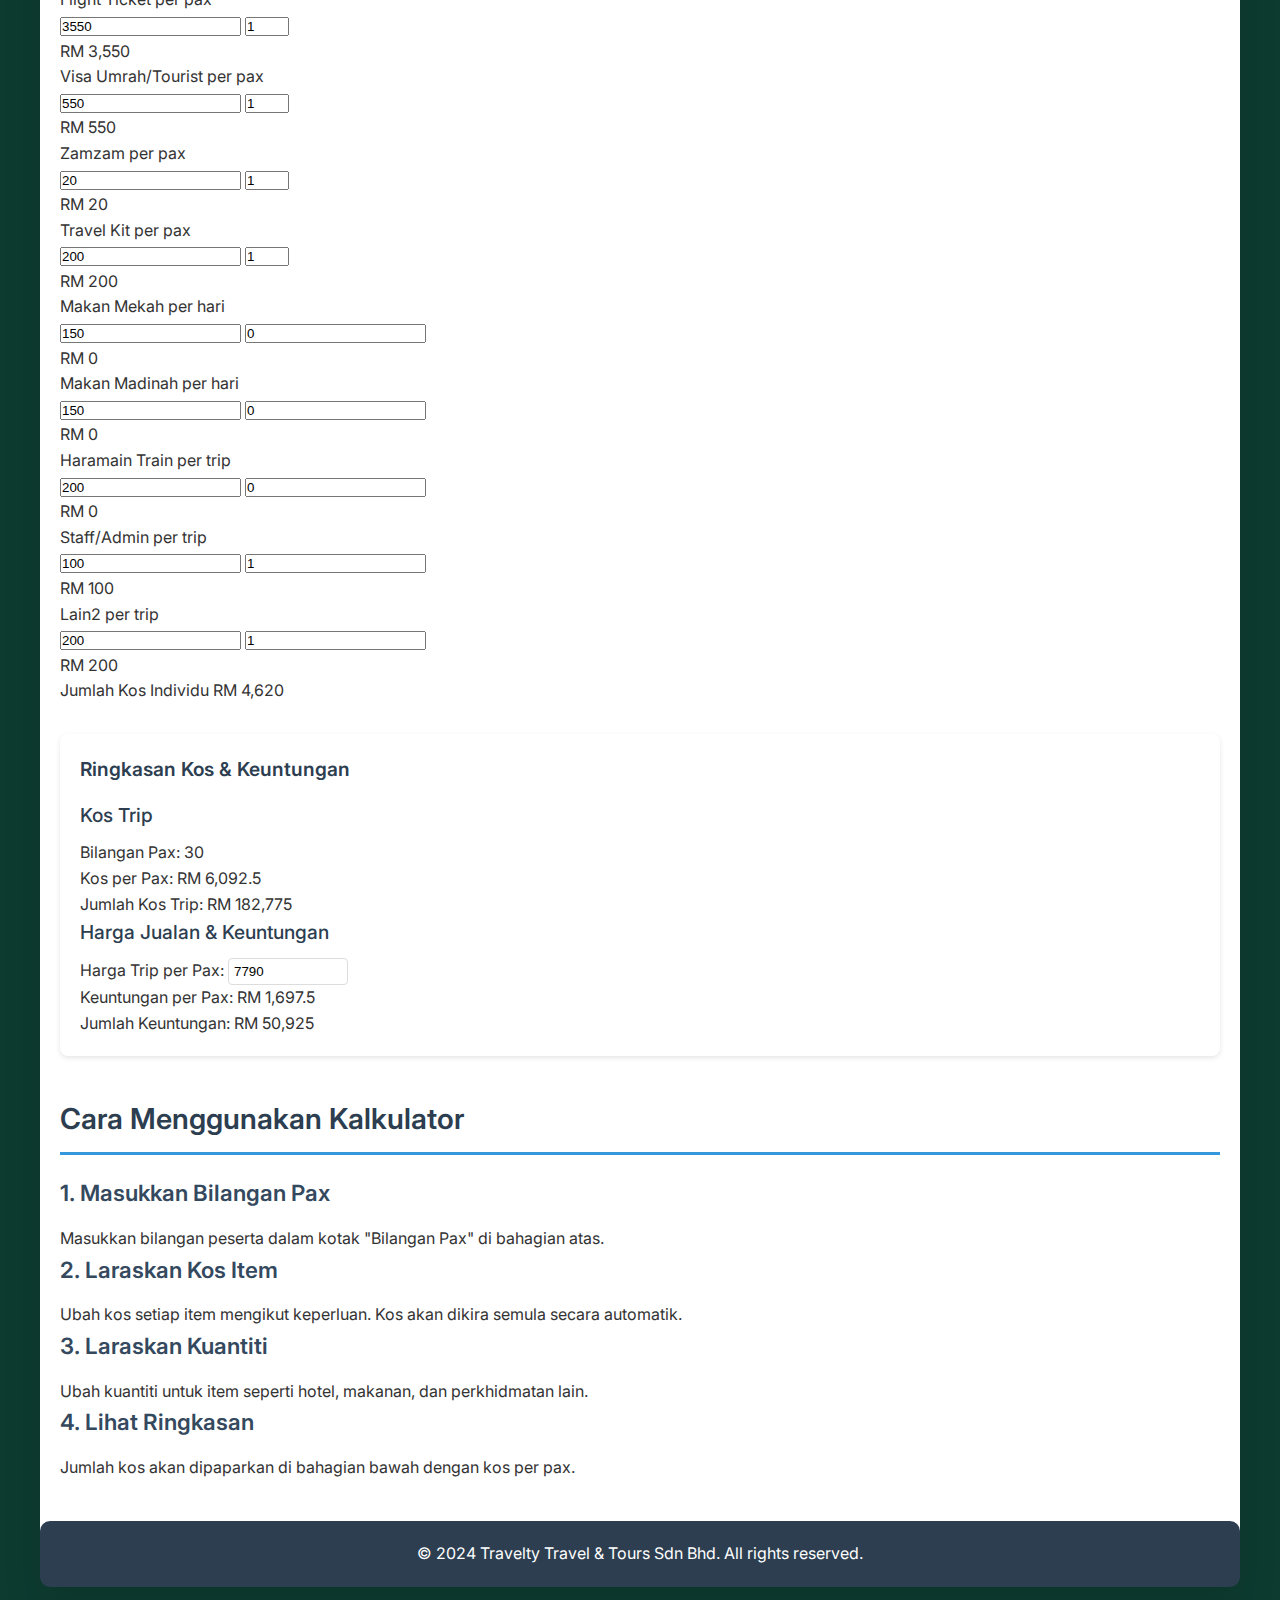
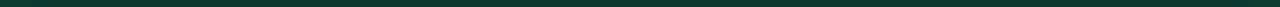
<file: calculator.html>
<!DOCTYPE html>
<html lang="ms">
<head>
    <meta charset="UTF-8">
    <meta name="viewport" content="width=device-width, initial-scale=1.0">
    <title>Travelty Travel & Tours Sdn Bhd - Umrah Cost Calculator</title>
    <link rel="stylesheet" href="assets/css/style.css">
    <link href="https://fonts.googleapis.com/css2?family=Inter:wght@300;400;500;600;700&display=swap" rel="stylesheet">
</head>
<body>
    <div class="container">
        <header class="header">
            <div class="company-banner">
                <img src="assets/images/travelty-cropped-logo_banner.jpg" alt="Travelty Travel & Tours Sdn Bhd" class="banner-logo">
            </div>
            <h1>Travelty Travel & Tours Sdn Bhd</h1>
            <h2>Umrah Cost Calculator</h2>
            <p class="subtitle">Kalkulator Kos Perjalanan Umrah</p>
            <nav class="navigation">
                <a href="index.html" class="nav-link">📊📋 Organizational Dashboard</a>
                <a href="calculator.html" class="nav-link active">💰🧮 Cost Calculator</a>
            </nav>
        </header>

        <main class="main-content">
            <!-- Calculator Section -->
            <section class="calculator-section">
                <h3>Kalkulator Kos Umrah</h3>
                <p class="calculator-description">
                    Gunakan kalkulator ini untuk mengira kos perjalanan Umrah. Masukkan bilangan pax dan kos akan dikira secara automatik.
                </p>
                
                <div class="calculator-container" style="display: flex; flex-direction: column; gap: 30px;">
                    <div class="calculator-inputs">
                        <div class="input-group">
                            <label for="pax-count">Bilangan Pax:</label>
                            <input type="number" id="pax-count" value="30" min="1" max="100">
                        </div>
                    </div>

                    <div class="cost-items-container">
                        <div class="cost-column">
                            <h4 class="column-title">Kos Berkumpulan (Group Costs)</h4>
                            <p class="column-description">Kos yang dibahagikan mengikut bilangan pax atau bilik hotel</p>
                            
                            <div class="cost-items">
                                <div class="cost-item">
                                    <div class="item-info">
                                        <span class="item-name">Hotel Makkah</span>
                                        <span class="item-unit">per malam (Quad)</span>
                                    </div>
                                    <div class="item-inputs">
                                        <input type="number" class="cost-input" data-item="hotel-makkah" value="270" min="0">
                                        <input type="number" class="quantity-input" data-item="hotel-makkah" value="7" min="0">
                                    </div>
                                    <div class="item-total" data-item="hotel-makkah">RM 0</div>
                                </div>

                                <div class="cost-item">
                                    <div class="item-info">
                                        <span class="item-name">Hotel Madinah</span>
                                        <span class="item-unit">per malam (Quad)</span>
                                    </div>
                                    <div class="item-inputs">
                                        <input type="number" class="cost-input" data-item="hotel-madinah" value="600" min="0">
                                        <input type="number" class="quantity-input" data-item="hotel-madinah" value="3" min="0">
                                    </div>
                                    <div class="item-total" data-item="hotel-madinah">RM 0</div>
                                </div>

                                <div class="cost-item">
                                    <div class="item-info">
                                        <span class="item-name">Hotel Taif</span>
                                        <span class="item-unit">per malam (Quad)</span>
                                    </div>
                                    <div class="item-inputs">
                                        <input type="number" class="cost-input" data-item="hotel-taif" value="300" min="0">
                                        <input type="number" class="quantity-input" data-item="hotel-taif" value="0" min="0">
                                    </div>
                                    <div class="item-total" data-item="hotel-taif">RM 0</div>
                                </div>

                                <div class="cost-item">
                                    <div class="item-info">
                                        <span class="item-name">Bus</span>
                                        <span class="item-unit">per trip</span>
                                    </div>
                                    <div class="item-inputs">
                                        <input type="number" class="cost-input" data-item="bus" value="4500" min="0">
                                        <input type="number" class="quantity-input" data-item="bus" value="1" min="0">
                                    </div>
                                    <div class="item-total" data-item="bus">RM 0</div>
                                </div>

                                <div class="cost-item">
                                    <div class="item-info">
                                        <span class="item-name">Mutawwif</span>
                                        <span class="item-unit">per trip</span>
                                    </div>
                                    <div class="item-inputs">
                                        <input type="number" class="cost-input" data-item="mutawwif" value="8000" min="0">
                                        <input type="number" class="quantity-input" data-item="mutawwif" value="1" min="0">
                                    </div>
                                    <div class="item-total" data-item="mutawwif">RM 0</div>
                                </div>

                                <div class="cost-item">
                                    <div class="item-info">
                                        <span class="item-name">Photography</span>
                                        <span class="item-unit">per trip</span>
                                    </div>
                                    <div class="item-inputs">
                                        <input type="number" class="cost-input" data-item="photography" value="1000" min="0">
                                        <input type="number" class="quantity-input" data-item="photography" value="0" min="0">
                                    </div>
                                    <div class="item-total" data-item="photography">RM 0</div>
                                </div>

                                <div class="cost-item">
                                    <div class="item-info">
                                        <span class="item-name">Baksis</span>
                                        <span class="item-unit">per trip</span>
                                    </div>
                                    <div class="item-inputs">
                                        <input type="number" class="cost-input" data-item="baksis" value="1000" min="0">
                                        <input type="number" class="quantity-input" data-item="baksis" value="1" min="0">
                                    </div>
                                    <div class="item-total" data-item="baksis">RM 0</div>
                                </div>

                                <div class="cost-item">
                                    <div class="item-info">
                                        <span class="item-name">Ground staff</span>
                                        <span class="item-unit">per trip</span>
                                    </div>
                                    <div class="item-inputs">
                                        <input type="number" class="cost-input" data-item="ground-staff" value="3000" min="0">
                                        <input type="number" class="quantity-input" data-item="ground-staff" value="1" min="0">
                                    </div>
                                    <div class="item-total" data-item="ground-staff">RM 0</div>
                                </div>
                            </div>
                            
                            <div class="column-total-card">
                                <div class="total-card-content">
                                    <span class="total-label">Jumlah Kos Berkumpulan</span>
                                    <span class="total-amount" id="group-total">RM 0</span>
                                </div>
                            </div>
                        </div>

                        <div class="cost-column">
                            <h4 class="column-title">Kos Individu (Individual Costs)</h4>
                            <p class="column-description">Kos yang dikenakan secara individu untuk setiap pax</p>
                            
                            <div class="cost-items">
                                <div class="cost-item">
                                    <div class="item-info">
                                        <span class="item-name">Flight Ticket</span>
                                        <span class="item-unit">per pax</span>
                                    </div>
                                    <div class="item-inputs">
                                        <input type="number" class="cost-input" data-item="flight" value="3550" min="0">
                                        <input type="number" class="quantity-input" data-item="flight" value="1" min="0" max="1">
                                    </div>
                                    <div class="item-total" data-item="flight">RM 0</div>
                                </div>

                                <div class="cost-item">
                                    <div class="item-info">
                                        <span class="item-name">Visa Umrah/Tourist</span>
                                        <span class="item-unit">per pax</span>
                                    </div>
                                    <div class="item-inputs">
                                        <input type="number" class="cost-input" data-item="visa" value="550" min="0">
                                        <input type="number" class="quantity-input" data-item="visa" value="1" min="0" max="1">
                                    </div>
                                    <div class="item-total" data-item="visa">RM 0</div>
                                </div>

                                <div class="cost-item">
                                    <div class="item-info">
                                        <span class="item-name">Zamzam</span>
                                        <span class="item-unit">per pax</span>
                                    </div>
                                    <div class="item-inputs">
                                        <input type="number" class="cost-input" data-item="zamzam" value="20" min="0">
                                        <input type="number" class="quantity-input" data-item="zamzam" value="1" min="0" max="1">
                                    </div>
                                    <div class="item-total" data-item="zamzam">RM 0</div>
                                </div>

                                <div class="cost-item">
                                    <div class="item-info">
                                        <span class="item-name">Travel Kit</span>
                                        <span class="item-unit">per pax</span>
                                    </div>
                                    <div class="item-inputs">
                                        <input type="number" class="cost-input" data-item="travel-kit" value="200" min="0">
                                        <input type="number" class="quantity-input" data-item="travel-kit" value="1" min="0" max="1">
                                    </div>
                                    <div class="item-total" data-item="travel-kit">RM 0</div>
                                </div>

                                <div class="cost-item">
                                    <div class="item-info">
                                        <span class="item-name">Makan Mekah</span>
                                        <span class="item-unit">per hari</span>
                                    </div>
                                    <div class="item-inputs">
                                        <input type="number" class="cost-input" data-item="makan-mekah" value="150" min="0">
                                        <input type="number" class="quantity-input" data-item="makan-mekah" value="0" min="0">
                                    </div>
                                    <div class="item-total" data-item="makan-mekah">RM 0</div>
                                </div>

                                <div class="cost-item">
                                    <div class="item-info">
                                        <span class="item-name">Makan Madinah</span>
                                        <span class="item-unit">per hari</span>
                                    </div>
                                    <div class="item-inputs">
                                        <input type="number" class="cost-input" data-item="makan-madinah" value="150" min="0">
                                        <input type="number" class="quantity-input" data-item="makan-madinah" value="0" min="0">
                                    </div>
                                    <div class="item-total" data-item="makan-madinah">RM 0</div>
                                </div>

                                <div class="cost-item">
                                    <div class="item-info">
                                        <span class="item-name">Haramain Train</span>
                                        <span class="item-unit">per trip</span>
                                    </div>
                                    <div class="item-inputs">
                                        <input type="number" class="cost-input" data-item="haramain-train" value="200" min="0">
                                        <input type="number" class="quantity-input" data-item="haramain-train" value="0" min="0">
                                    </div>
                                    <div class="item-total" data-item="haramain-train">RM 0</div>
                                </div>

                                <div class="cost-item">
                                    <div class="item-info">
                                        <span class="item-name">Staff/Admin</span>
                                        <span class="item-unit">per trip</span>
                                    </div>
                                    <div class="item-inputs">
                                        <input type="number" class="cost-input" data-item="staff-admin" value="100" min="0">
                                        <input type="number" class="quantity-input" data-item="staff-admin" value="1" min="0">
                                    </div>
                                    <div class="item-total" data-item="staff-admin">RM 0</div>
                                </div>

                                <div class="cost-item">
                                    <div class="item-info">
                                        <span class="item-name">Lain2</span>
                                        <span class="item-unit">per trip</span>
                                    </div>
                                    <div class="item-inputs">
                                        <input type="number" class="cost-input" data-item="lain2" value="200" min="0">
                                        <input type="number" class="quantity-input" data-item="lain2" value="1" min="0">
                                    </div>
                                    <div class="item-total" data-item="lain2">RM 0</div>
                                </div>
                            </div>
                            
                            <div class="column-total-card">
                                <div class="total-card-content">
                                    <span class="total-label">Jumlah Kos Individu</span>
                                    <span class="total-amount" id="individual-total">RM 0</span>
                                </div>
                            </div>
                        </div>
                    </div>

                    <div class="calculator-summary" style="position: static; order: 2;">
                        <div class="summary-card">
                            <h4>Ringkasan Kos & Keuntungan</h4>
                            
                            <div class="summary-section">
                                <h5>Kos Trip</h5>
                                <div class="summary-item">
                                    <span>Bilangan Pax:</span>
                                    <span class="pax-count-display" id="pax-count-display">30</span>
                                </div>
                                <div class="summary-item">
                                    <span>Kos per Pax:</span>
                                    <span class="total-cost" id="total-cost">RM 0</span>
                                </div>
                                <div class="summary-item">
                                    <span>Jumlah Kos Trip:</span>
                                    <span class="total-trip-cost" id="total-trip-cost">RM 0</span>
                                </div>
                            </div>

                            <div class="summary-section">
                                <h5>Harga Jualan & Keuntungan</h5>
                                <div class="summary-item">
                                    <label for="trip-price">Harga Trip per Pax:</label>
                                    <input type="number" id="trip-price" value="7790" min="0" style="width: 120px; padding: 5px; border: 1px solid #ddd; border-radius: 4px;">
                                </div>
                                <div class="summary-item">
                                    <span>Keuntungan per Pax:</span>
                                    <span class="profit-per-pax" id="profit-per-pax">RM 0</span>
                                </div>
                                <div class="summary-item">
                                    <span>Jumlah Keuntungan:</span>
                                    <span class="total-profit" id="total-profit">RM 0</span>
                                </div>
                            </div>
                        </div>
                    </div>
                </div>
            </section>

            <!-- Instructions Section -->
            <section class="instructions-section">
                <h3>Cara Menggunakan Kalkulator</h3>
                <div class="instructions-grid">
                    <div class="instruction-card">
                        <h4>1. Masukkan Bilangan Pax</h4>
                        <p>Masukkan bilangan peserta dalam kotak "Bilangan Pax" di bahagian atas.</p>
                    </div>
                    <div class="instruction-card">
                        <h4>2. Laraskan Kos Item</h4>
                        <p>Ubah kos setiap item mengikut keperluan. Kos akan dikira semula secara automatik.</p>
                    </div>
                    <div class="instruction-card">
                        <h4>3. Laraskan Kuantiti</h4>
                        <p>Ubah kuantiti untuk item seperti hotel, makanan, dan perkhidmatan lain.</p>
                    </div>
                    <div class="instruction-card">
                        <h4>4. Lihat Ringkasan</h4>
                        <p>Jumlah kos akan dipaparkan di bahagian bawah dengan kos per pax.</p>
                    </div>
                </div>
            </section>
        </main>

        <footer class="footer">
            <p>&copy; 2024 Travelty Travel & Tours Sdn Bhd. All rights reserved.</p>
        </footer>
    </div>

    <script src="assets/js/script.js"></script>
</body>
</html>
</file>
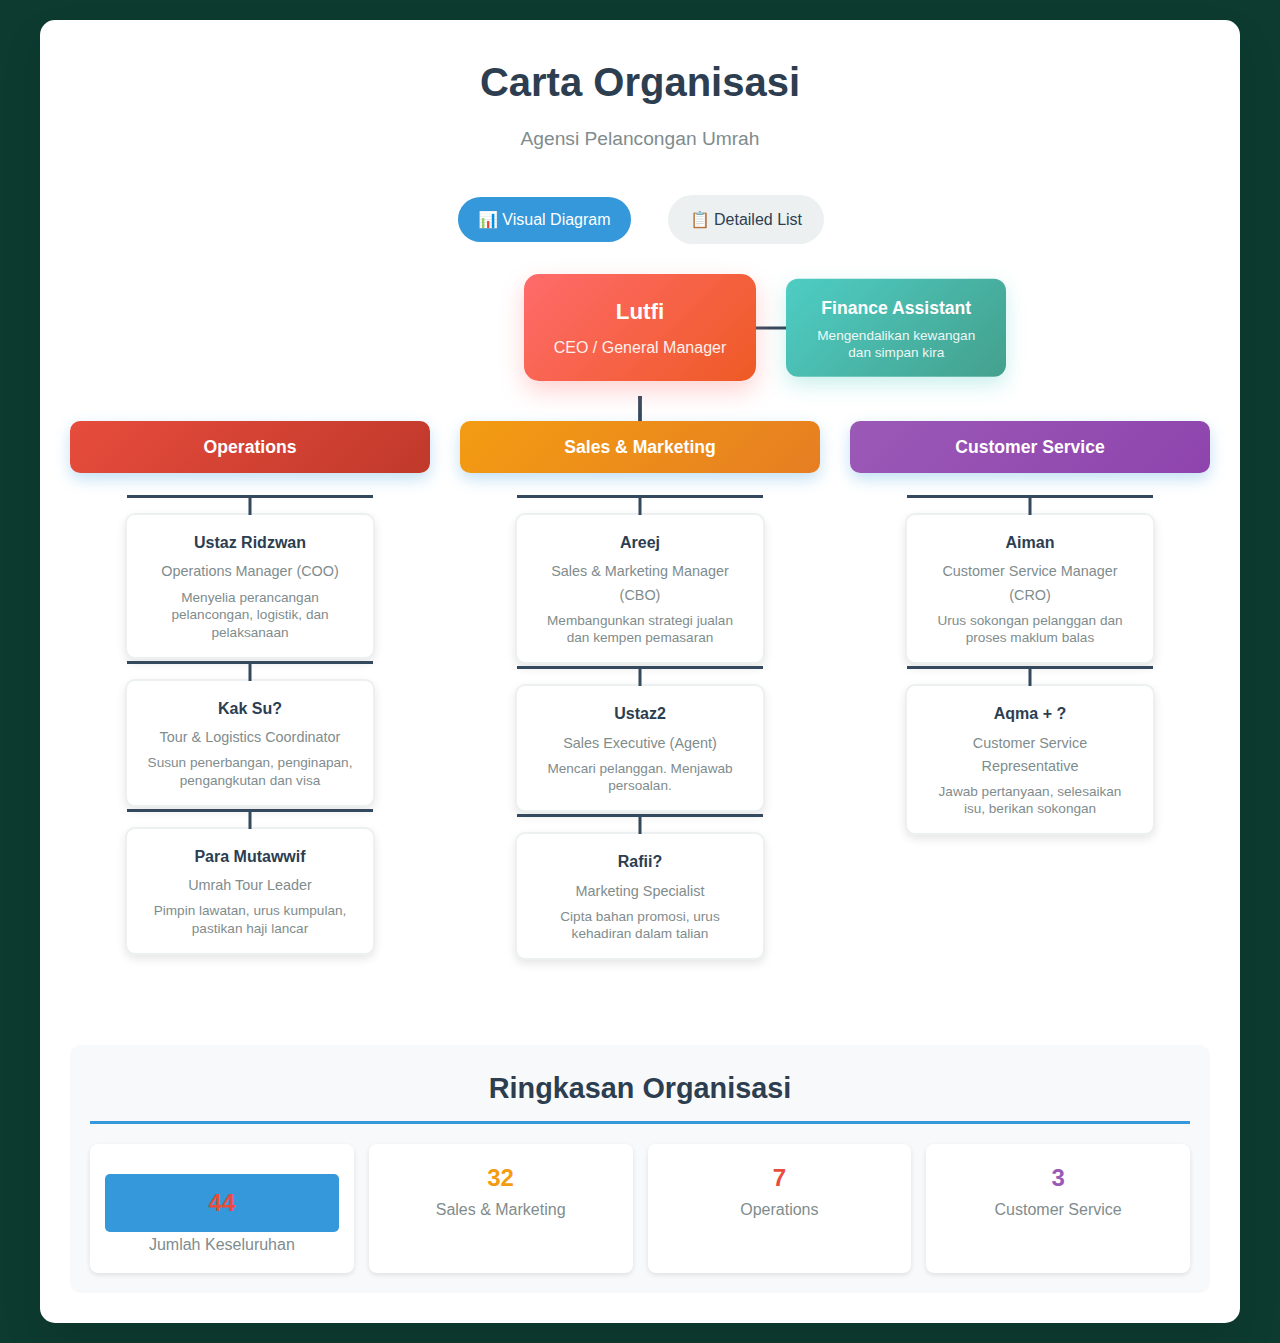
<file: org-chart.html>
<!DOCTYPE html>
<html lang="ms">
<head>
    <meta charset="UTF-8">
    <meta name="viewport" content="width=device-width, initial-scale=1.0">
    <title>Carta Organisasi - Agensi Pelancongan Umrah</title>
    <link rel="stylesheet" href="assets/css/style.css">
</head>
<body class="org-chart-page">
    <div class="org-chart-container">
        <h1 class="org-chart-title">Carta Organisasi</h1>
        <p class="org-chart-subtitle">Agensi Pelancongan Umrah</p>
        <nav class="navigation org-chart-nav">
            <a href="org-chart.html" class="nav-link active">📊 Visual Diagram</a>
            <a href="index.html" class="nav-link">📋 Detailed List</a>
        </nav>
        
        <div class="org-chart">
            <!-- CEO Level -->
            <div class="ceo-level">
                <div class="ceo-box">
                    <div class="ceo-name">Lutfi</div>
                    <div class="ceo-title">CEO / General Manager</div>
                </div>
                
                <!-- Finance Assistant -->
                <div class="finance-assistant">
                    <div class="finance-box">
                        <div class="finance-name">Finance Assistant</div>
                        <div class="finance-title">Mengendalikan kewangan dan simpan kira</div>
                    </div>
                </div>
                
                <!-- Connection Lines -->
                <div class="connection-line ceo-to-finance"></div>
            </div>
            
            <!-- Departments Level -->
            <div class="departments-level">
                <!-- Operations Department -->
                <div class="department">
                    <div class="department-title operations">Operations</div>
                    <div class="department-connection"></div>
                    
                    <div class="position-box">
                        <div class="position-name">Ustaz Ridzwan</div>
                        <div class="position-title">Operations Manager (COO)</div>
                        <div class="position-count">Menyelia perancangan pelancongan, logistik, dan pelaksanaan</div>
                    </div>
                    
                    <div class="position-box">
                        <div class="position-name">Kak Su?</div>
                        <div class="position-title">Tour & Logistics Coordinator</div>
                        <div class="position-count">Susun penerbangan, penginapan, pengangkutan dan visa</div>
                    </div>
                    
                    <div class="position-box">
                        <div class="position-name">Para Mutawwif</div>
                        <div class="position-title">Umrah Tour Leader</div>
                        <div class="position-count">Pimpin lawatan, urus kumpulan, pastikan haji lancar</div>
                    </div>
                </div>
                
                <!-- Sales & Marketing Department -->
                <div class="department">
                    <div class="department-title sales-marketing">Sales & Marketing</div>
                    <div class="department-connection"></div>
                    
                    <div class="position-box">
                        <div class="position-name">Areej</div>
                        <div class="position-title">Sales & Marketing Manager (CBO)</div>
                        <div class="position-count">Membangunkan strategi jualan dan kempen pemasaran</div>
                    </div>
                    
                    <div class="position-box">
                        <div class="position-name">Ustaz2</div>
                        <div class="position-title">Sales Executive (Agent)</div>
                        <div class="position-count">Mencari pelanggan. Menjawab persoalan.</div>
                    </div>
                    
                    <div class="position-box">
                        <div class="position-name">Rafii?</div>
                        <div class="position-title">Marketing Specialist</div>
                        <div class="position-count">Cipta bahan promosi, urus kehadiran dalam talian</div>
                    </div>
                </div>
                
                <!-- Customer Service Department -->
                <div class="department">
                    <div class="department-title customer-service">Customer Service</div>
                    <div class="department-connection"></div>
                    
                    <div class="position-box">
                        <div class="position-name">Aiman</div>
                        <div class="position-title">Customer Service Manager (CRO)</div>
                        <div class="position-count">Urus sokongan pelanggan dan proses maklum balas</div>
                    </div>
                    
                    <div class="position-box">
                        <div class="position-name">Aqma + ?</div>
                        <div class="position-title">Customer Service Representative</div>
                        <div class="position-count">Jawab pertanyaan, selesaikan isu, berikan sokongan</div>
                    </div>
                </div>
            </div>
            
            <!-- CEO to Departments Connection -->
            <div class="ceo-to-departments"></div>
        </div>
        
        <!-- Summary Section -->
        <div class="org-chart-summary">
            <h3>Ringkasan Organisasi</h3>
            <div class="org-chart-summary-grid">
                <div class="org-chart-summary-card">
                    <div class="org-chart-summary-number total">44</div>
                    <div class="org-chart-summary-label">Jumlah Keseluruhan</div>
                </div>
                <div class="org-chart-summary-card">
                    <div class="org-chart-summary-number sales">32</div>
                    <div class="org-chart-summary-label">Sales & Marketing</div>
                </div>
                <div class="org-chart-summary-card">
                    <div class="org-chart-summary-number operations">7</div>
                    <div class="org-chart-summary-label">Operations</div>
                </div>
                <div class="org-chart-summary-card">
                    <div class="org-chart-summary-number customer-service">3</div>
                    <div class="org-chart-summary-label">Customer Service</div>
                </div>
            </div>
        </div>
    </div>
</body>
</html>
</file>
<file: assets/css/style.css>
/* Reset and Base Styles */
* {
    margin: 0;
    padding: 0;
    box-sizing: border-box;
}

body {
    font-family: 'Inter', -apple-system, BlinkMacSystemFont, 'Segoe UI', Roboto, sans-serif;
    line-height: 1.6;
    color: #333;
    background: linear-gradient(135deg, #0d3b30 0%, #0d3b30 100%);
    min-height: 100vh;
}

.container {
    max-width: 1200px;
    margin: 0 auto;
    padding: 20px;
    background: white;
    margin-top: 20px;
    margin-bottom: 20px;
    border-radius: 15px;
    box-shadow: 0 20px 40px rgba(0,0,0,0.1);
}

/* Header Styles */
.header {
    text-align: center;
    margin-bottom: 40px;
    padding: 30px 0;
    background: linear-gradient(135deg, #000000 0%, #ceae5b 100%);
    color: white;
    border-radius: 10px;
    margin: -20px -20px 40px -20px;
}

.header h1 {
    font-size: 2.5rem;
    font-weight: 700;
    margin-bottom: 10px;
}

.header h2 {
    font-size: 1.8rem;
    font-weight: 500;
    margin-bottom: 15px;
    opacity: 0.9;
}

.subtitle {
    font-size: 1.1rem;
    opacity: 0.8;
    font-weight: 300;
}

/* Navigation Styles */
.navigation {
    margin-top: 20px;
    display: flex;
    justify-content: center;
    gap: 15px;
    flex-wrap: wrap;
}

.nav-link {
    display: inline-block;
    padding: 12px 24px;
    background: rgba(255, 255, 255, 0.2);
    color: white;
    text-decoration: none;
    border-radius: 25px;
    font-weight: 500;
    transition: all 0.3s ease;
    border: 2px solid transparent;
}

.nav-link:hover {
    background: rgba(255, 255, 255, 0.3);
    transform: translateY(-2px);
    box-shadow: 0 4px 8px rgba(0,0,0,0.2);
}

.nav-link.active {
    background: rgba(255, 255, 255, 0.9);
    color: #2c3e50;
    border: 2px solid white;
}

/* Main Content */
.main-content {
    margin-bottom: 40px;
}

section {
    margin-bottom: 40px;
}

h3 {
    font-size: 1.8rem;
    color: #2c3e50;
    margin-bottom: 20px;
    padding-bottom: 10px;
    border-bottom: 3px solid #3498db;
    font-weight: 600;
}

h4 {
    font-size: 1.4rem;
    color: #34495e;
    margin-bottom: 15px;
    font-weight: 600;
}

h5 {
    font-size: 1.2rem;
    color: #2c3e50;
    margin-bottom: 10px;
    font-weight: 500;
}

/* Company Overview */
.company-overview {
    background: #f8f9fa;
    padding: 25px;
    border-radius: 10px;
    border-left: 5px solid #3498db;
}

.info-grid {
    display: grid;
    grid-template-columns: repeat(auto-fit, minmax(300px, 1fr));
    gap: 15px;
    margin-top: 15px;
}

.info-item {
    background: white;
    padding: 15px;
    border-radius: 8px;
    box-shadow: 0 2px 5px rgba(0,0,0,0.1);
}

/* Leadership Section */
.leadership {
    margin-bottom: 30px;
}

.position-card {
    background: white;
    border: 1px solid #e1e8ed;
    border-radius: 10px;
    padding: 20px;
    margin-bottom: 20px;
    box-shadow: 0 4px 6px rgba(0,0,0,0.1);
    transition: transform 0.2s ease, box-shadow 0.2s ease;
}

.position-card:hover {
    transform: translateY(-2px);
    box-shadow: 0 8px 15px rgba(0,0,0,0.15);
}

.position-card.executive {
    background: linear-gradient(135deg, #f39c12 0%, #e67e22 100%);
    color: white;
    border: none;
}

.position-card.executive h4 {
    color: white;
}

.position-details p {
    margin-bottom: 8px;
    font-size: 0.95rem;
}

.position-details strong {
    font-weight: 600;
}

/* Department Styles */
.department {
    margin-bottom: 35px;
}

.department-title {
    background: linear-gradient(135deg, #27ae60 0%, #2ecc71 100%);
    color: white;
    padding: 15px 20px;
    border-radius: 8px;
    margin-bottom: 20px;
    font-size: 1.3rem;
}

.reporting {
    font-style: italic;
    color: #7f8c8d;
    margin-bottom: 20px;
    padding-left: 10px;
    border-left: 3px solid #bdc3c7;
}

/* Summary Section */
.summary {
    background: #f8f9fa;
    padding: 30px;
    border-radius: 10px;
    border: 1px solid #e9ecef;
}

.summary-grid {
    display: grid;
    grid-template-columns: repeat(auto-fit, minmax(400px, 1fr));
    gap: 25px;
    margin-bottom: 25px;
}

.summary-card {
    background: white;
    padding: 20px;
    border-radius: 8px;
    box-shadow: 0 2px 5px rgba(0,0,0,0.1);
}

.summary-card h4 {
    color: #2c3e50;
    margin-bottom: 15px;
    font-size: 1.2rem;
}

.summary-card ul {
    list-style: none;
    padding-left: 0;
}

.summary-card li {
    padding: 5px 0;
    border-bottom: 1px solid #ecf0f1;
}

.summary-card li:last-child {
    border-bottom: none;
}

.total {
    background: #3498db;
    color: white;
    padding: 10px;
    border-radius: 5px;
    text-align: center;
    margin-top: 15px;
    font-weight: 600;
}

.notes {
    background: #fff3cd;
    border: 1px solid #ffeaa7;
    border-radius: 8px;
    padding: 20px;
    margin-top: 20px;
}

.notes h4 {
    color: #856404;
    margin-bottom: 10px;
}

.notes ul {
    list-style: none;
    padding-left: 0;
}

.notes li {
    padding: 5px 0;
    color: #856404;
}

.notes li:before {
    content: "• ";
    color: #f39c12;
    font-weight: bold;
}

/* Footer */
.footer {
    text-align: center;
    padding: 20px;
    background: #2c3e50;
    color: white;
    border-radius: 10px;
    margin: 40px -20px -20px -20px;
}

/* Responsive Design */
@media (max-width: 768px) {
    .container {
        margin: 10px;
        padding: 15px;
    }
    
    .header h1 {
        font-size: 2rem;
    }
    
    .header h2 {
        font-size: 1.4rem;
    }
    
    .info-grid {
        grid-template-columns: 1fr;
    }
    
    .summary-grid {
        grid-template-columns: 1fr;
    }
    
    h3 {
        font-size: 1.5rem;
    }
    
    .position-card {
        padding: 15px;
    }
}

@media (max-width: 480px) {
    .header h1 {
        font-size: 1.6rem;
    }
    
    .header h2 {
        font-size: 1.2rem;
    }
    
    .subtitle {
        font-size: 1rem;
    }
}

/* ===========================================
   ORG CHART VISUAL DIAGRAM STYLES
   =========================================== */

/* Org Chart Specific Body Override */
body.org-chart-page {
    font-family: 'Segoe UI', Tahoma, Geneva, Verdana, sans-serif;
    margin: 0;
    padding: 20px;
    background: linear-gradient(135deg, #0d3b30 0%, #0d3b30 100%);
    min-height: 100vh;
}

/* Org Chart Navigation */
.org-chart-nav {
    text-align: center;
    margin-bottom: 30px;
}

.org-chart-nav .nav-link {
    display: inline-block;
    margin: 0 10px;
    padding: 10px 20px;
    text-decoration: none;
    border-radius: 25px;
    font-weight: 500;
    transition: all 0.3s ease;
}

.org-chart-nav .nav-link.active {
    background: #3498db;
    color: white;
}

.org-chart-nav .nav-link:not(.active) {
    background: #ecf0f1;
    color: #2c3e50;
}

.org-chart-container {
    max-width: 1200px;
    margin: 0 auto;
    background: white;
    border-radius: 15px;
    box-shadow: 0 20px 40px rgba(0,0,0,0.1);
    padding: 30px;
}

.org-chart-title {
    text-align: center;
    color: #2c3e50;
    font-size: 2.5em;
    margin-bottom: 10px;
    font-weight: 700;
}

.org-chart-subtitle {
    text-align: center;
    color: #7f8c8d;
    font-size: 1.2em;
    margin-bottom: 40px;
}

.org-chart {
    display: flex;
    flex-direction: column;
    align-items: center;
    gap: 40px;
}

/* CEO Level */
.ceo-level {
    display: flex;
    justify-content: center;
    align-items: center;
    position: relative;
}

.ceo-box {
    background: linear-gradient(135deg, #ff6b6b, #ee5a24);
    color: white;
    padding: 20px 30px;
    border-radius: 15px;
    text-align: center;
    box-shadow: 0 10px 25px rgba(255, 107, 107, 0.3);
    position: relative;
    z-index: 10;
}

.ceo-name {
    font-size: 1.4em;
    font-weight: bold;
    margin-bottom: 5px;
}

.ceo-title {
    font-size: 1em;
    opacity: 0.9;
}

/* Finance Assistant */
.finance-assistant {
    position: absolute;
    right: -250px;
    top: 50%;
    transform: translateY(-50%);
}

.finance-box {
    background: linear-gradient(135deg, #4ecdc4, #44a08d);
    color: white;
    padding: 15px 25px;
    border-radius: 12px;
    text-align: center;
    box-shadow: 0 8px 20px rgba(78, 205, 196, 0.3);
    min-width: 200px;
    max-width: 220px;
}

.finance-name {
    font-size: 1.1em;
    font-weight: bold;
    margin-bottom: 5px;
}

.finance-title {
    font-size: 0.85em;
    opacity: 0.9;
    line-height: 1.3;
}

/* Connection Lines */
.connection-line {
    position: absolute;
    background: #34495e;
    z-index: 1;
}

.ceo-to-finance {
    width: 30px;
    height: 3px;
    right: -30px;
    top: 50%;
    transform: translateY(-50%);
}

/* Departments Level */
.departments-level {
    display: flex;
    justify-content: space-between;
    width: 100%;
    gap: 30px;
    position: relative;
}

.department {
    flex: 1;
    display: flex;
    flex-direction: column;
    align-items: center;
    gap: 20px;
}

.department-title {
    background: linear-gradient(135deg, #3498db, #2980b9);
    color: white;
    padding: 12px 20px;
    border-radius: 10px;
    font-weight: bold;
    font-size: 1.1em;
    text-align: center;
    box-shadow: 0 6px 15px rgba(52, 152, 219, 0.3);
    width: 100%;
}

.department-title.operations {
    background: linear-gradient(135deg, #e74c3c, #c0392b);
}

.department-title.sales-marketing {
    background: linear-gradient(135deg, #f39c12, #e67e22);
}

.department-title.customer-service {
    background: linear-gradient(135deg, #9b59b6, #8e44ad);
}

.position-box {
    background: white;
    border: 2px solid #ecf0f1;
    padding: 15px 20px;
    border-radius: 10px;
    text-align: center;
    box-shadow: 0 4px 10px rgba(0,0,0,0.1);
    transition: all 0.3s ease;
    width: 100%;
    max-width: 250px;
    position: relative;
}

.position-box:hover {
    transform: translateY(-5px);
    box-shadow: 0 8px 20px rgba(0,0,0,0.15);
    border-color: #3498db;
}

.position-name {
    font-weight: bold;
    color: #2c3e50;
    margin-bottom: 5px;
    font-size: 1em;
}

.position-title {
    color: #7f8c8d;
    font-size: 0.9em;
    margin-bottom: 3px;
}

.position-count {
    color: #7f8c8d;
    font-size: 0.85em;
    font-style: normal;
    line-height: 1.3;
    margin-top: 5px;
}

/* CEO to Departments Connection */
.ceo-to-departments {
    position: absolute;
    width: 3px;
    height: 50px;
    background: #34495e;
    top: -50px;
    left: 50%;
    transform: translateX(-50%);
}

.ceo-to-departments::before {
    content: '';
    position: absolute;
    width: 100%;
    height: 3px;
    background: #34495e;
    top: 0;
    left: 0;
}

.ceo-to-departments::after {
    content: '';
    position: absolute;
    width: 100%;
    height: 3px;
    background: #34495e;
    bottom: 0;
    left: 0;
}

/* Department to Positions Connections */
.department-connection {
    position: absolute;
    width: 3px;
    height: 25px;
    background: #34495e;
    top: -25px;
    left: 50%;
    transform: translateX(-50%);
}

.department-connection::before {
    content: '';
    position: absolute;
    width: 100%;
    height: 3px;
    background: #34495e;
    top: 0;
    left: 0;
}

/* Position Box Connections */
.position-box::before {
    content: '';
    position: absolute;
    width: 3px;
    height: 20px;
    background: #34495e;
    top: -20px;
    left: 50%;
    transform: translateX(-50%);
}

.position-box::after {
    content: '';
    position: absolute;
    width: 100%;
    height: 3px;
    background: #34495e;
    top: -20px;
    left: 0;
}

/* Org Chart Responsive Design */
@media (max-width: 1200px) {
    .finance-assistant {
        position: static;
        transform: none;
        margin-top: 20px;
        order: 2;
    }
    
    .ceo-to-finance {
        display: none;
    }
    
    .ceo-level {
        flex-direction: column;
        align-items: center;
        gap: 20px;
    }
}

@media (max-width: 1024px) {
    .departments-level {
        flex-direction: column;
        gap: 40px;
    }
    
    .org-chart-container {
        padding: 20px;
    }
}

@media (max-width: 768px) {
    .org-chart-title {
        font-size: 2em;
    }
    
    .org-chart-subtitle {
        font-size: 1em;
    }
    
    .ceo-box {
        padding: 15px 20px;
    }
    
    .ceo-name {
        font-size: 1.2em;
    }
}

/* Org Chart Summary Section */
.org-chart-summary {
    margin-top: 50px;
    padding: 20px;
    background: #f8f9fa;
    border-radius: 10px;
}

.org-chart-summary h3 {
    color: #2c3e50;
    text-align: center;
    margin-bottom: 20px;
}

.org-chart-summary-grid {
    display: grid;
    grid-template-columns: repeat(auto-fit, minmax(200px, 1fr));
    gap: 15px;
    text-align: center;
}

.org-chart-summary-card {
    background: white;
    padding: 15px;
    border-radius: 8px;
    box-shadow: 0 2px 5px rgba(0,0,0,0.1);
}

.org-chart-summary-number {
    font-weight: bold;
    font-size: 1.5em;
}

.org-chart-summary-number.total {
    color: #e74c3c;
}

.org-chart-summary-number.sales {
    color: #f39c12;
}

.org-chart-summary-number.operations {
    color: #e74c3c;
}

.org-chart-summary-number.customer-service {
    color: #9b59b6;
}

.org-chart-summary-label {
    color: #7f8c8d;
}
</file>
